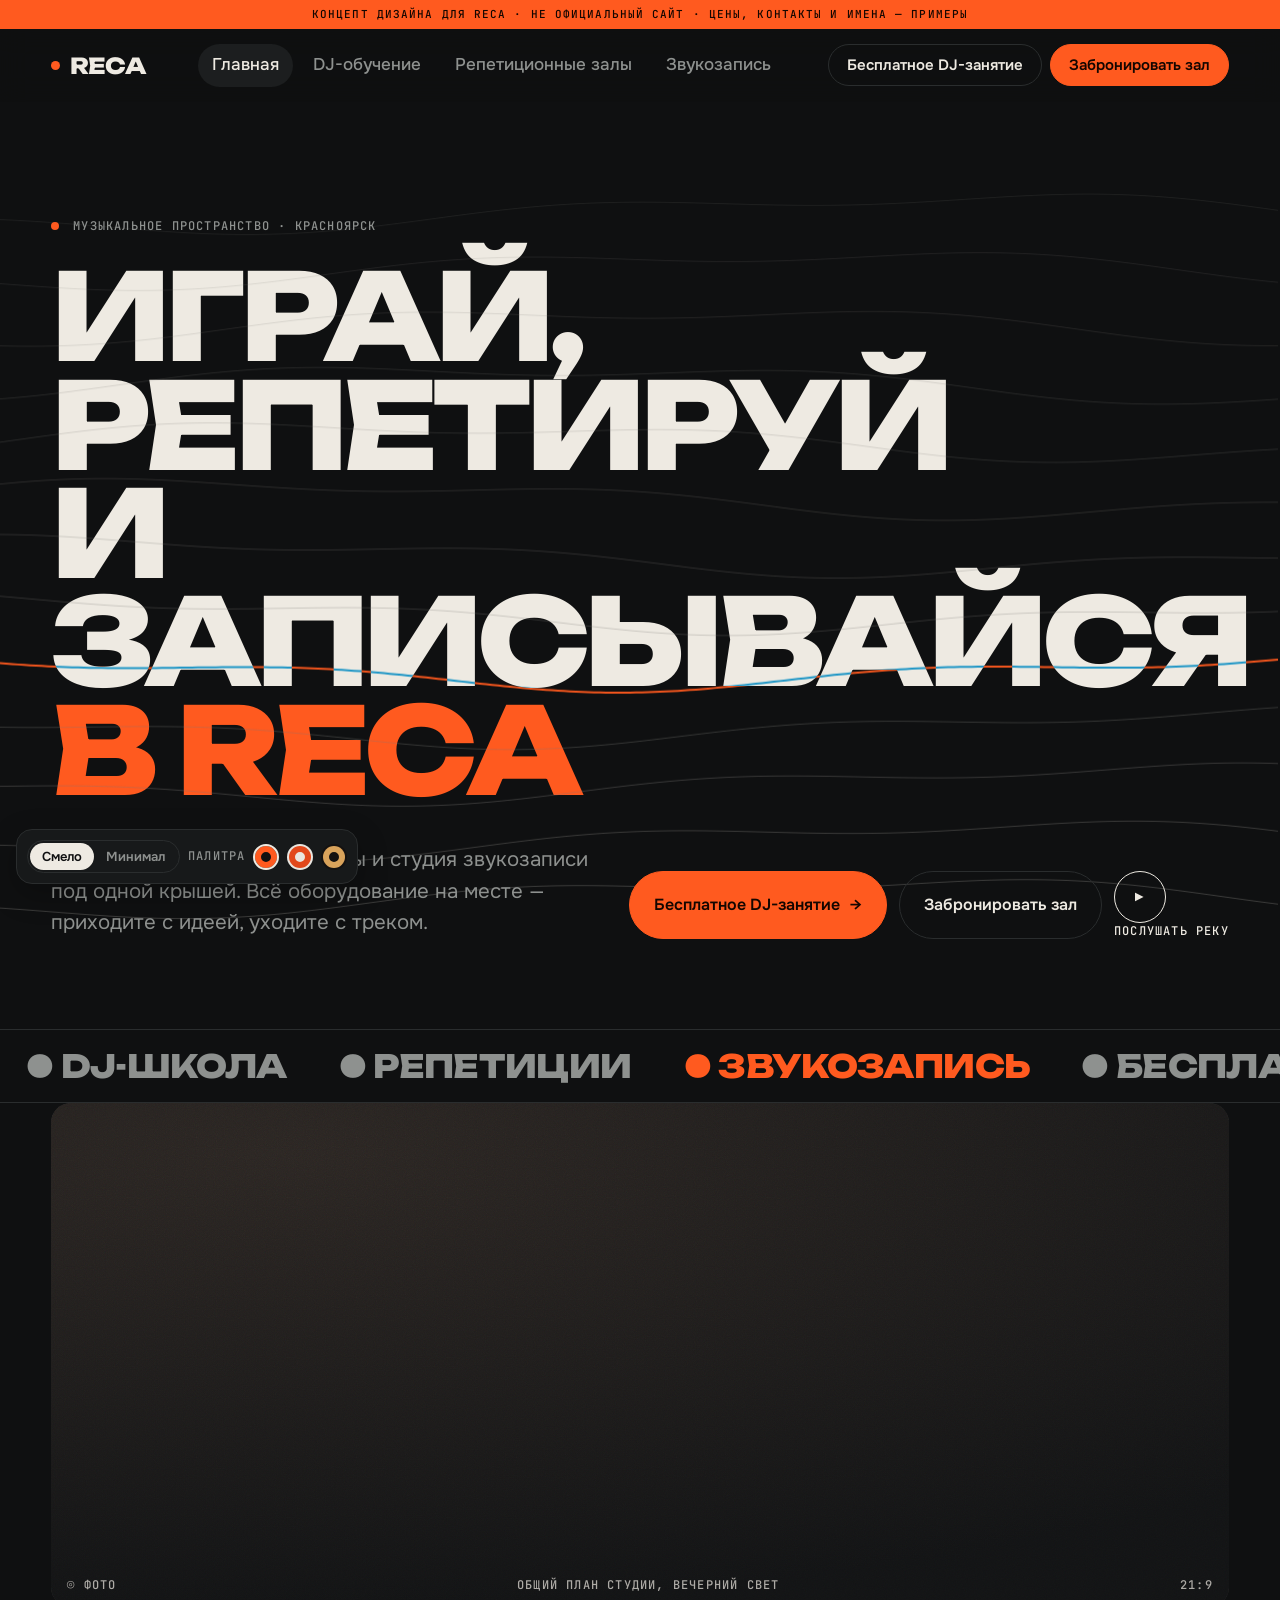
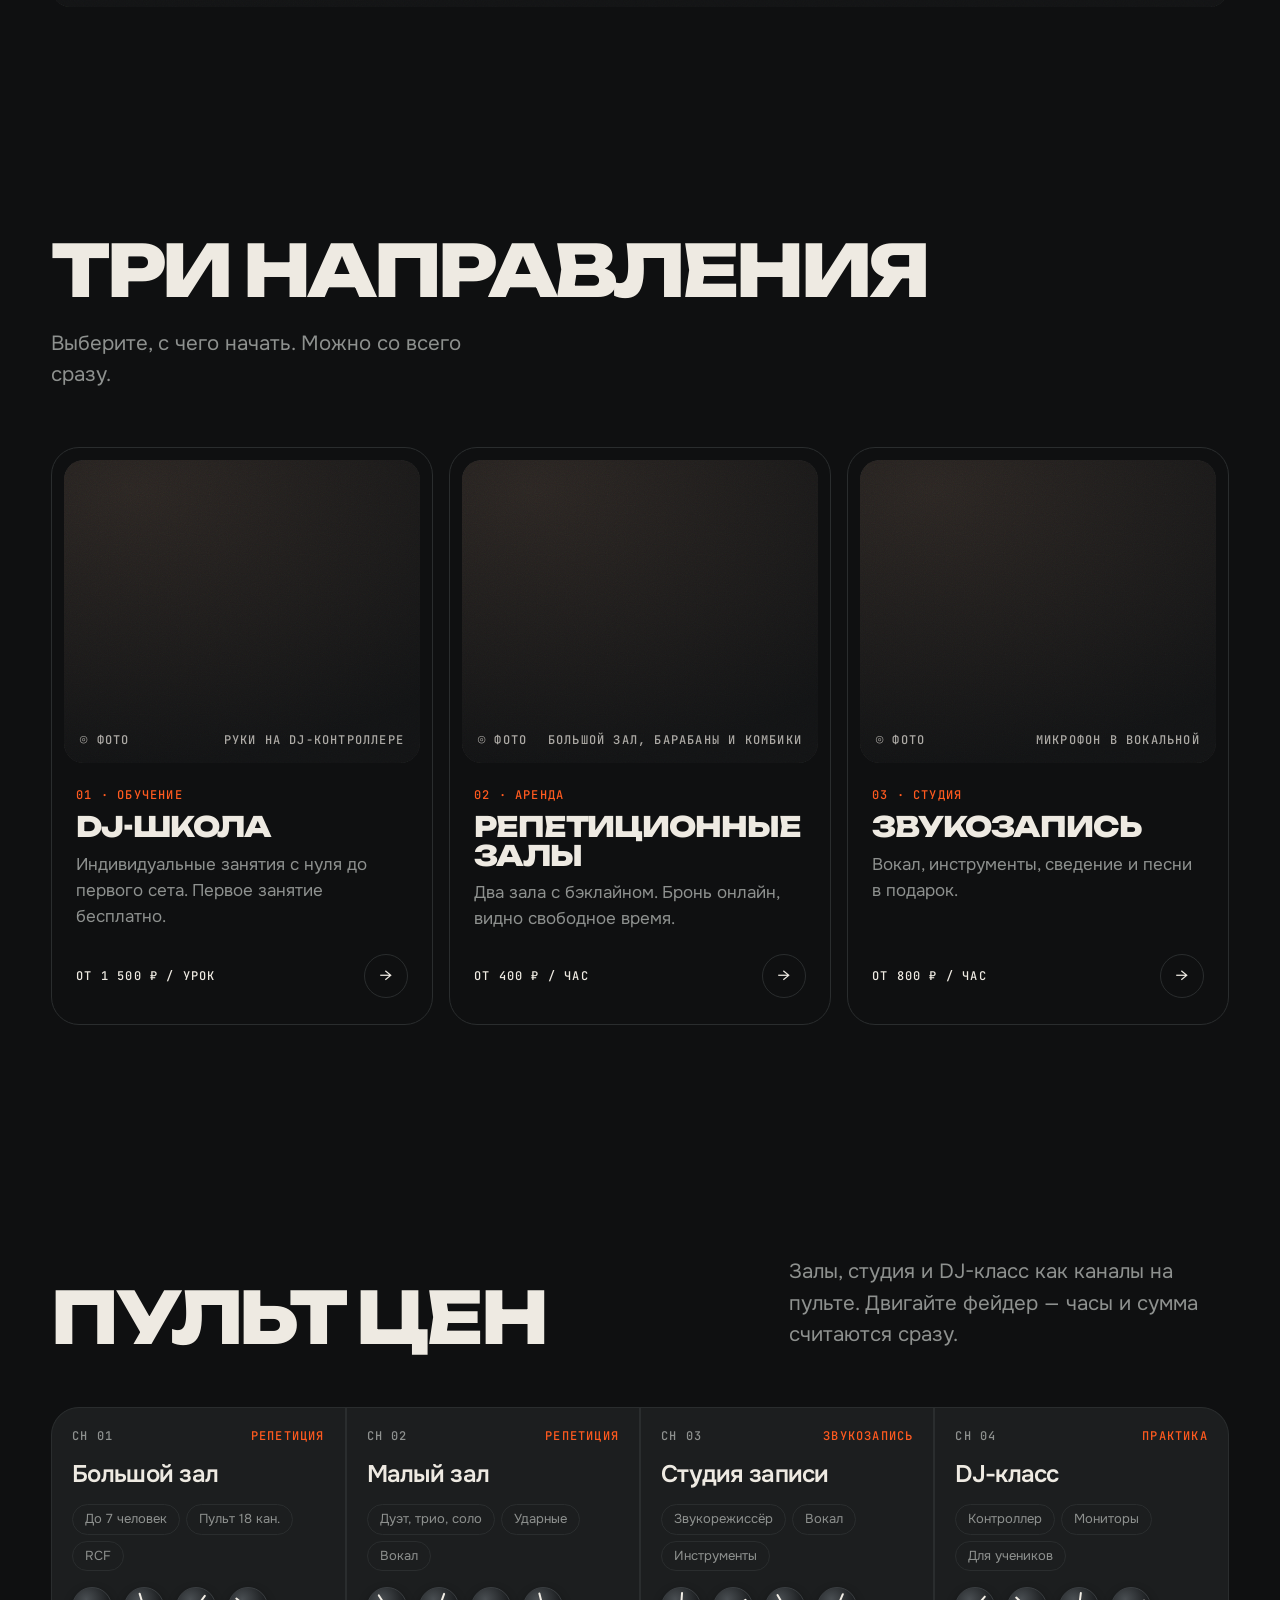
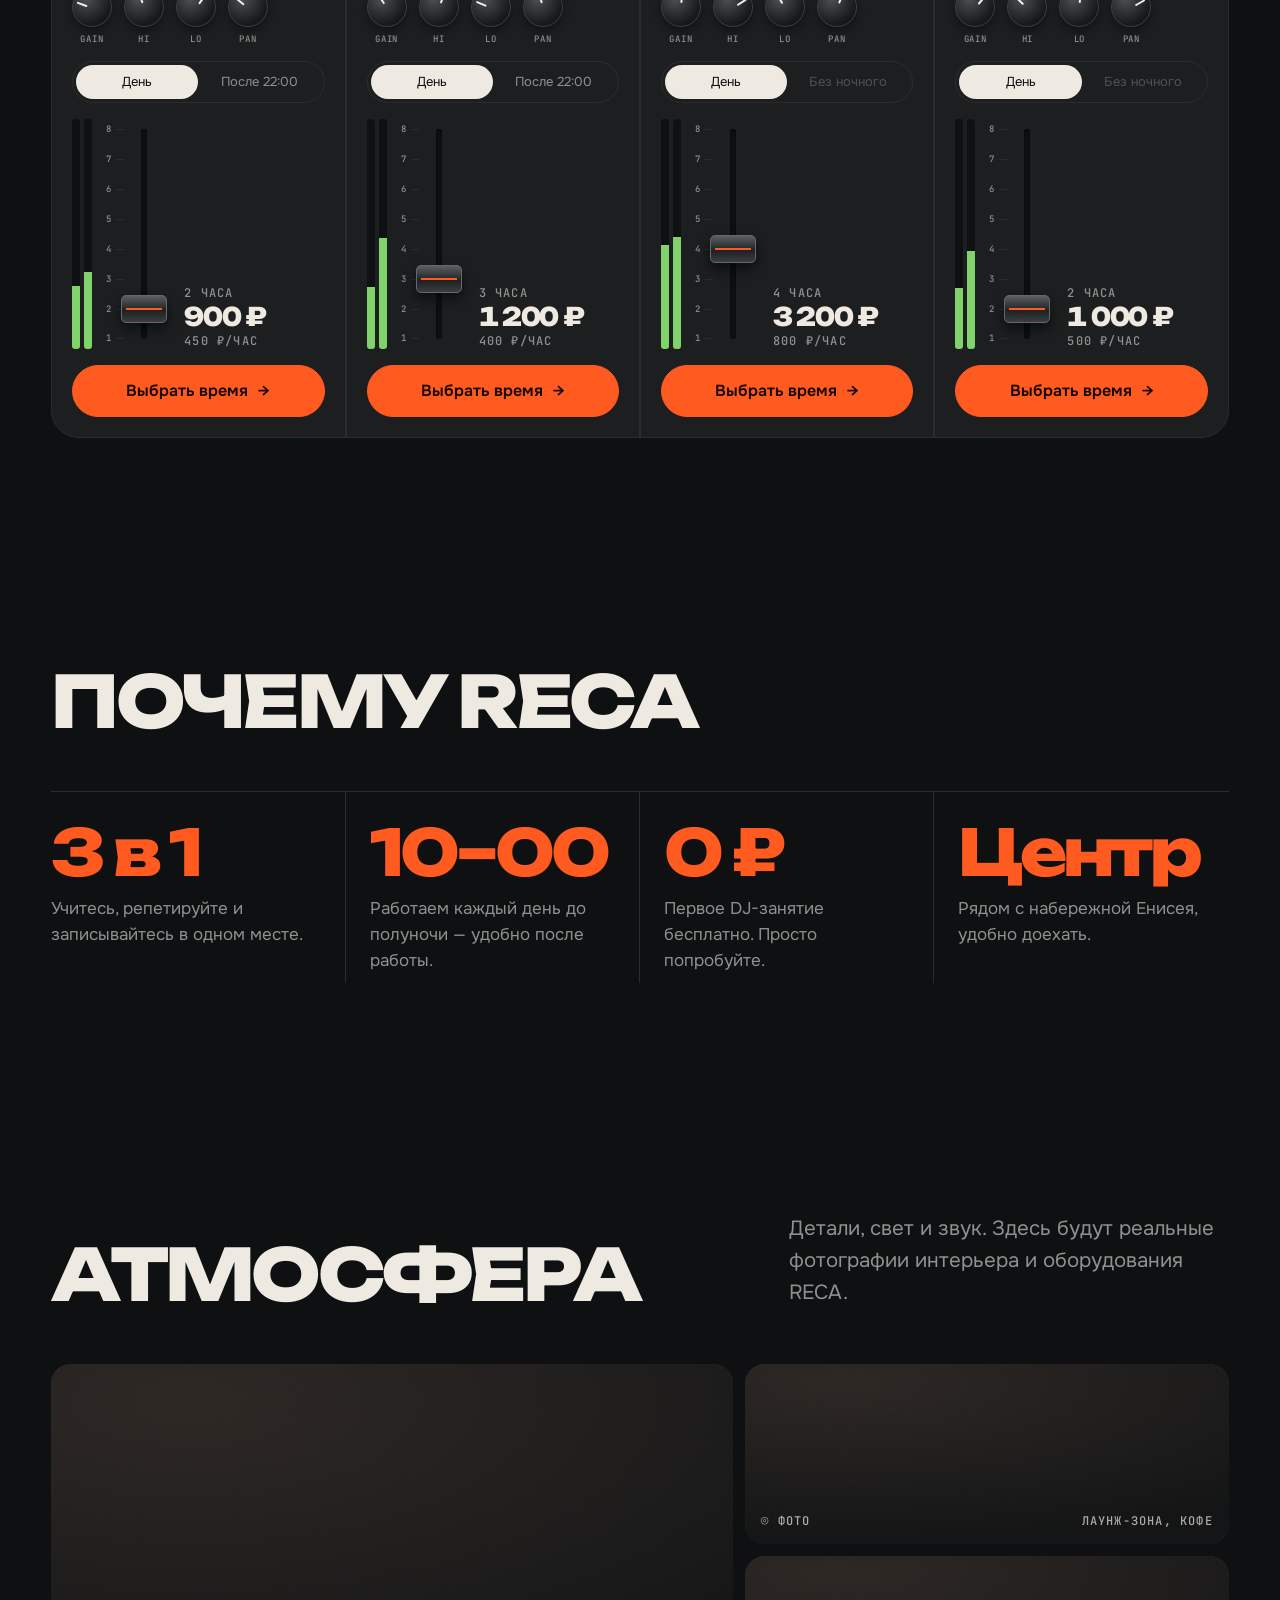
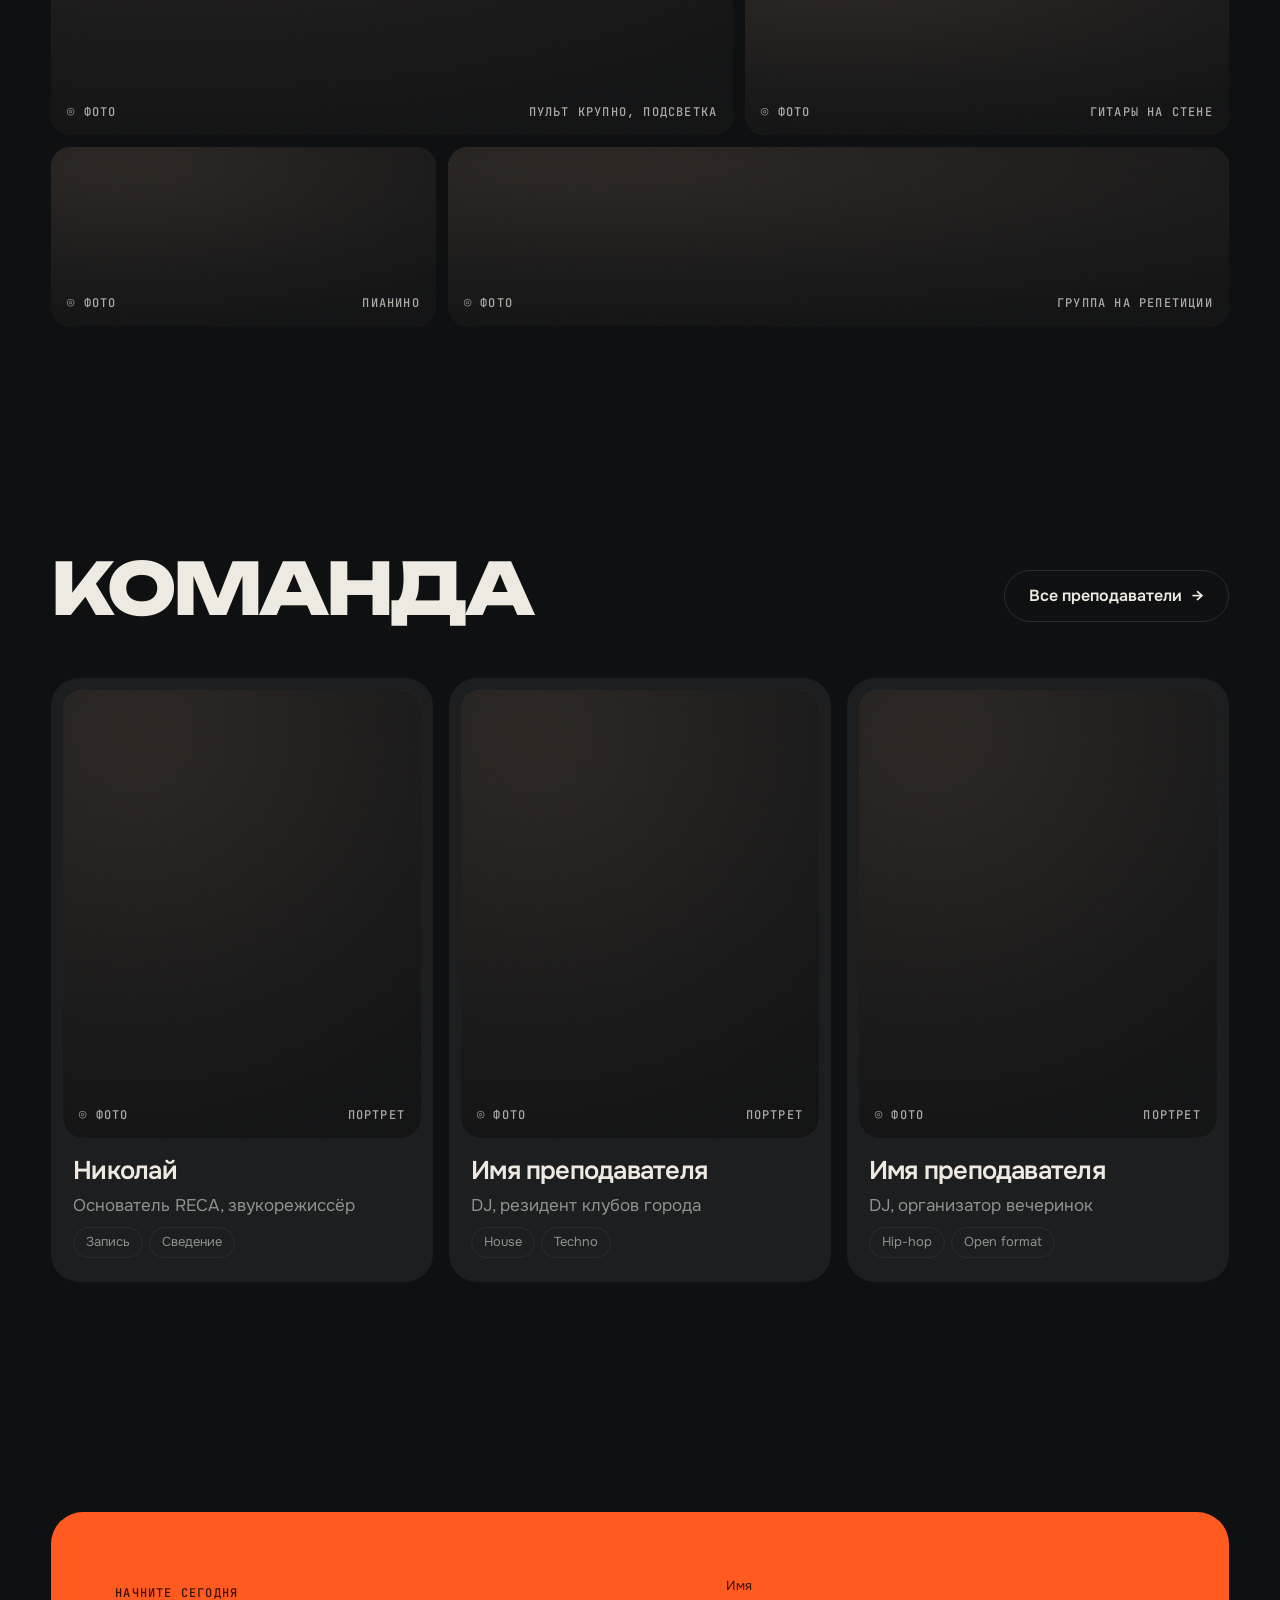
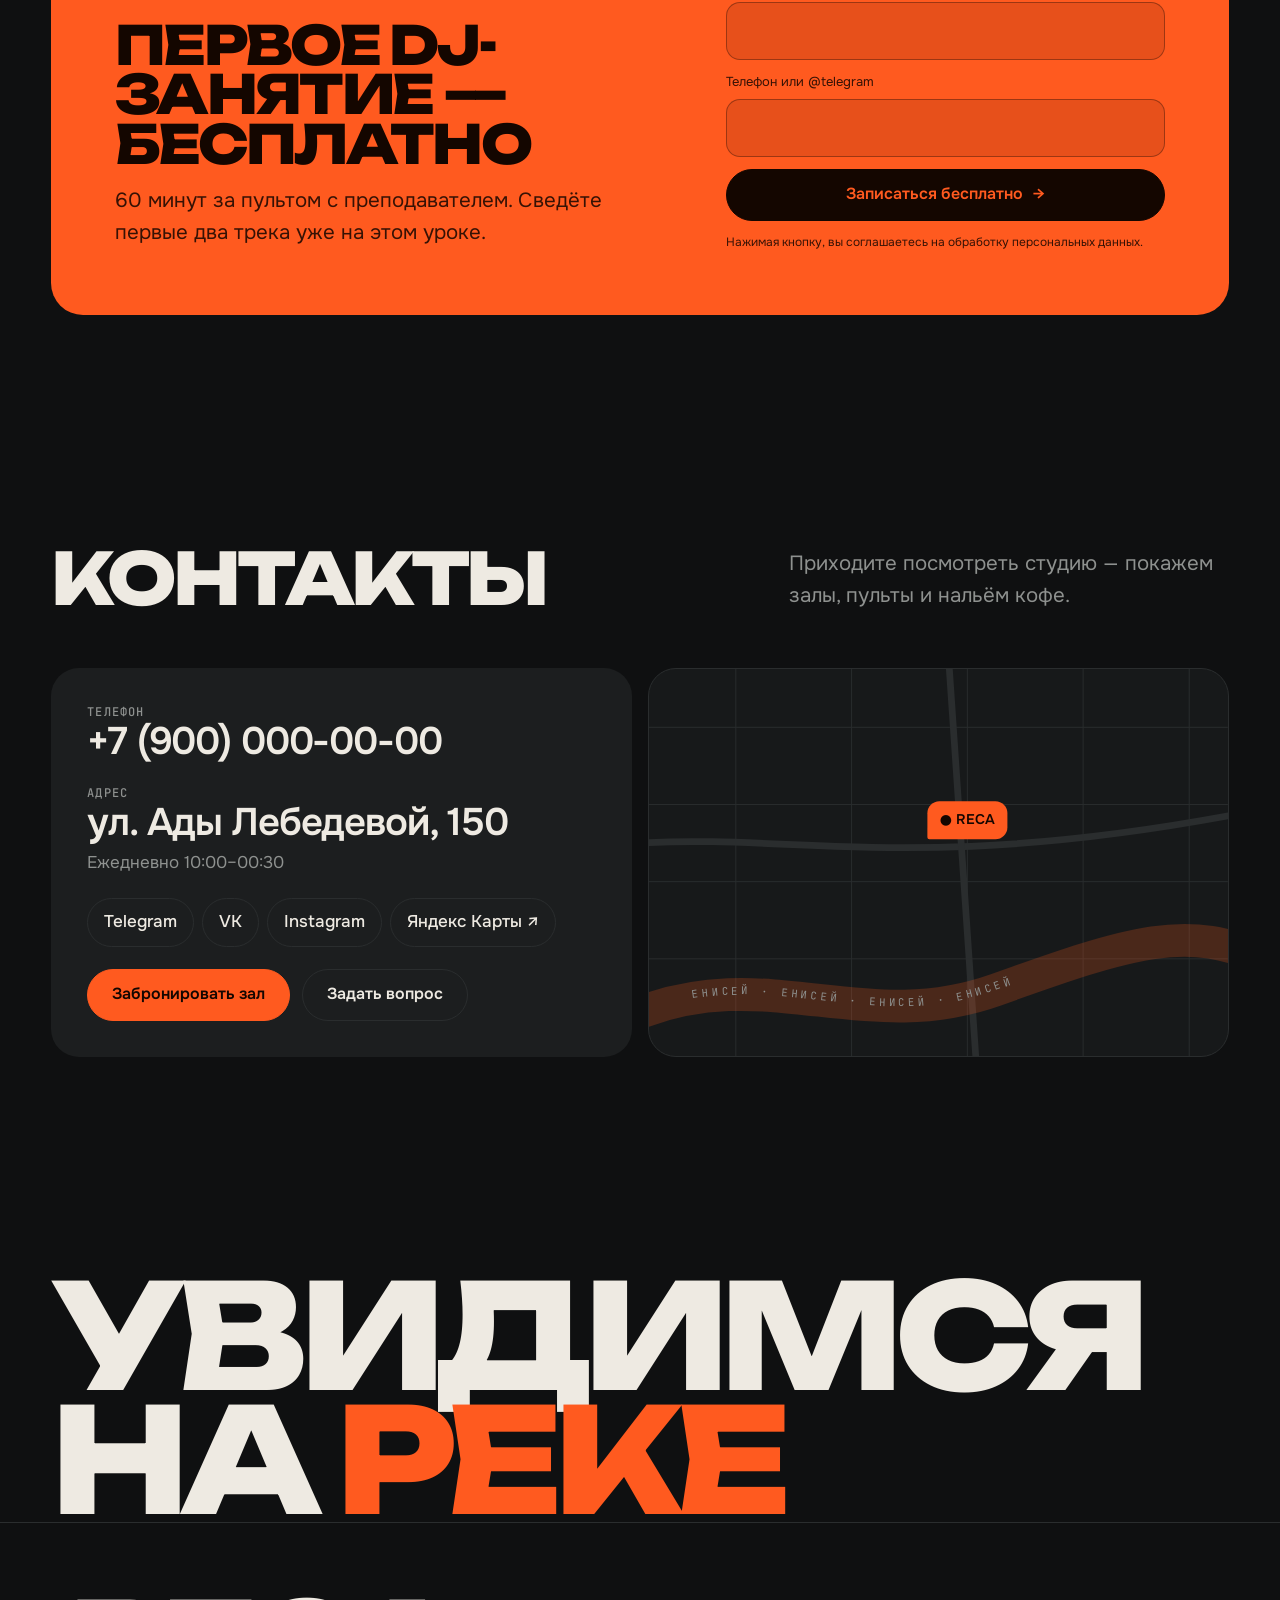
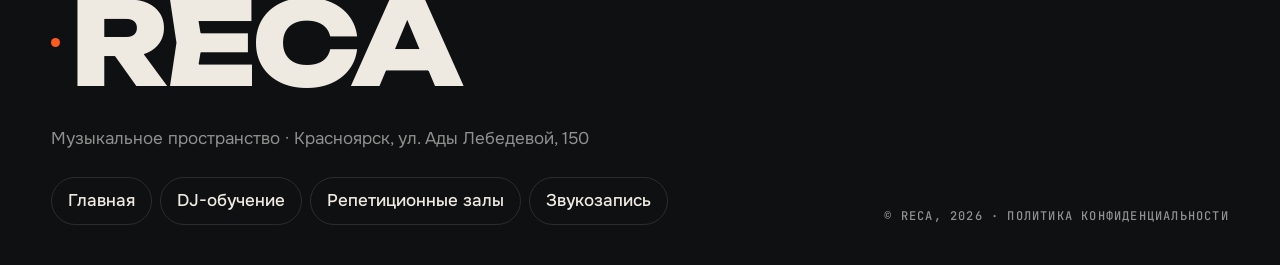
<file: index.html>
<!doctype html>
<html lang="ru" data-palette="graphite" data-style="bold">
<head>
<meta charset="utf-8">
<meta name="viewport" content="width=device-width, initial-scale=1, viewport-fit=cover">
<meta name="claude:viewport-fit-sides" content="cover">
<title>RECA — музыкальное пространство в Красноярске</title>
<meta name="description" content="DJ-обучение, репетиционные залы и студия звукозаписи в центре Красноярска. Бесплатное пробное DJ-занятие.">
<link rel="preconnect" href="https://fonts.googleapis.com"><link rel="preconnect" href="https://fonts.gstatic.com" crossorigin>
<link href="https://fonts.googleapis.com/css2?family=Onest:wght@400;500;600&family=Unbounded:wght@800&family=JetBrains+Mono:wght@500&display=swap" rel="stylesheet">
<link rel="stylesheet" href="assets/style.css">
<link rel="stylesheet" href="assets/bold.css">
</head>
<body data-page="home">
<main>
  <section class="hero wrap">
    <div class="eyebrow mono mute"><span class="dot"></span> Музыкальное пространство · Красноярск</div>
    <h1>Играй, репетируй<br>и записывайся <span class="acc">в RECA</span></h1>
    <div class="hero-foot">
      <p class="lead">DJ-школа, репетиционные залы и студия звукозаписи под одной крышей. Всё оборудование на месте — приходите с идеей, уходите с треком.</p>
      <div class="btns"><button class="btn primary" data-lead="dj">Бесплатное DJ-занятие <span class="arr">→</span></button><button class="btn" data-lead="hall">Забронировать зал</button></div>
    </div>
    <svg class="wave" aria-hidden="true"></svg>
  </section>

  <section class="wrap" style="padding-top:0">
    <div class="photo wide reveal"><span class="ph mono"><span>Общий план студии, вечерний свет</span><span>21:9</span></span></div>
  </section>

  <section class="wrap">
    <div class="head reveal"><h2>Три направления</h2><p class="lead">Выберите, с чего начать. Можно со всего сразу.</p></div>
    <div class="dirs">
      <a class="dir reveal" href="dj.html">
        <div class="photo"><span class="ph mono"><span>Руки на DJ-контроллере</span></span></div>
        <div class="body"><span class="mono" style="color:var(--accent)">01 · Обучение</span><h3>DJ-школа</h3><p class="mute">Индивидуальные занятия с нуля до первого сета. Первое занятие бесплатно.</p>
          <div class="meta"><span class="mono">от 1 500 ₽ / урок</span><span class="go">→</span></div></div>
      </a>
      <a class="dir reveal" href="rehearsal.html">
        <div class="photo"><span class="ph mono"><span>Большой зал, барабаны и комбики</span></span></div>
        <div class="body"><span class="mono" style="color:var(--accent)">02 · Аренда</span><h3>Репетиционные залы</h3><p class="mute">Два зала с бэклайном. Бронь онлайн, видно свободное время.</p>
          <div class="meta"><span class="mono">от 400 ₽ / час</span><span class="go">→</span></div></div>
      </a>
      <a class="dir reveal" href="recording.html">
        <div class="photo"><span class="ph mono"><span>Микрофон в вокальной</span></span></div>
        <div class="body"><span class="mono" style="color:var(--accent)">03 · Студия</span><h3>Звукозапись</h3><p class="mute">Вокал, инструменты, сведение и песни в подарок.</p>
          <div class="meta"><span class="mono">от 800 ₽ / час</span><span class="go">→</span></div></div>
      </a>
    </div>
  </section>

  <section class="wrap">
    <div class="head reveal"><h2>Пульт цен</h2><p class="lead">Залы, студия и DJ-класс как каналы на пульте. Двигайте фейдер — часы и сумма считаются сразу.</p></div>
    <div class="reveal" data-mixer="big,small,studio,dj"></div>
  </section>

  <section class="wrap">
    <div class="head reveal"><h2>Почему RECA</h2></div>
    <div class="benefits reveal">
      <div><b>3 в 1</b><span class="mute">Учитесь, репетируйте и записывайтесь в одном месте.</span></div>
      <div><b>10–00</b><span class="mute">Работаем каждый день до полуночи — удобно после работы.</span></div>
      <div><b>0 ₽</b><span class="mute">Первое DJ-занятие бесплатно. Просто попробуйте.</span></div>
      <div><b>Центр</b><span class="mute">Рядом с набережной Енисея, удобно доехать.</span></div>
    </div>
  </section>

  <section class="wrap">
    <div class="head reveal"><h2>Атмосфера</h2><p class="lead">Детали, свет и звук. Здесь будут реальные фотографии интерьера и оборудования RECA.</p></div>
    <div class="gallery reveal">
      <div class="photo g1"><span class="ph mono"><span>Пульт крупно, подсветка</span></span></div>
      <div class="photo g2"><span class="ph mono"><span>Лаунж-зона, кофе</span></span></div>
      <div class="photo g3"><span class="ph mono"><span>Гитары на стене</span></span></div>
      <div class="photo g4"><span class="ph mono"><span>Пианино</span></span></div>
      <div class="photo g5"><span class="ph mono"><span>Группа на репетиции</span></span></div>
    </div>
  </section>

  <section class="wrap">
    <div class="head reveal"><h2>Команда</h2><a class="btn reveal" href="dj.html#team">Все преподаватели <span class="arr">→</span></a></div>
    <div class="people">
      <article class="person reveal"><div class="photo"><span class="ph mono"><span>Портрет</span></span></div><div class="body"><h3>Николай</h3><p class="mute">Основатель RECA, звукорежиссёр</p><div class="chips"><span class="chip">Запись</span><span class="chip">Сведение</span></div></div></article>
      <article class="person reveal"><div class="photo"><span class="ph mono"><span>Портрет</span></span></div><div class="body"><h3>Имя преподавателя</h3><p class="mute">DJ, резидент клубов города</p><div class="chips"><span class="chip">House</span><span class="chip">Techno</span></div></div></article>
      <article class="person reveal"><div class="photo"><span class="ph mono"><span>Портрет</span></span></div><div class="body"><h3>Имя преподавателя</h3><p class="mute">DJ, организатор вечеринок</p><div class="chips"><span class="chip">Hip-hop</span><span class="chip">Open format</span></div></div></article>
    </div>
  </section>

  <section class="wrap">
    <div class="band reveal">
      <div><span class="mono" style="color:var(--accent)">Начните сегодня</span><h2 style="margin-top:16px">Первое DJ-занятие — бесплатно</h2><p class="lead" style="margin-top:16px">60 минут за пультом с преподавателем. Сведёте первые два трека уже на этом уроке.</p></div>
      <form class="form" aria-label="Запись на бесплатное занятие">
        <div class="field"><label for="h1n">Имя</label><input id="h1n" required autocomplete="name"></div>
        <div class="field"><label for="h1c">Телефон или @telegram</label><input id="h1c" required autocomplete="tel"></div>
        <button class="btn primary" type="submit">Записаться бесплатно <span class="arr">→</span></button>
        <p class="consent">Нажимая кнопку, вы соглашаетесь на обработку персональных данных.</p>
        <div class="ok"><div style="font-size:44px">✓</div><h3>Готово!</h3><p class="mute">Перезвоним и подберём время.</p></div>
      </form>
    </div>
  </section>

  <section data-slot="contacts"></section>
</main>
<script src="assets/app.js"></script>
<script src="assets/booking.js"></script>
</body>
</html>
</file>
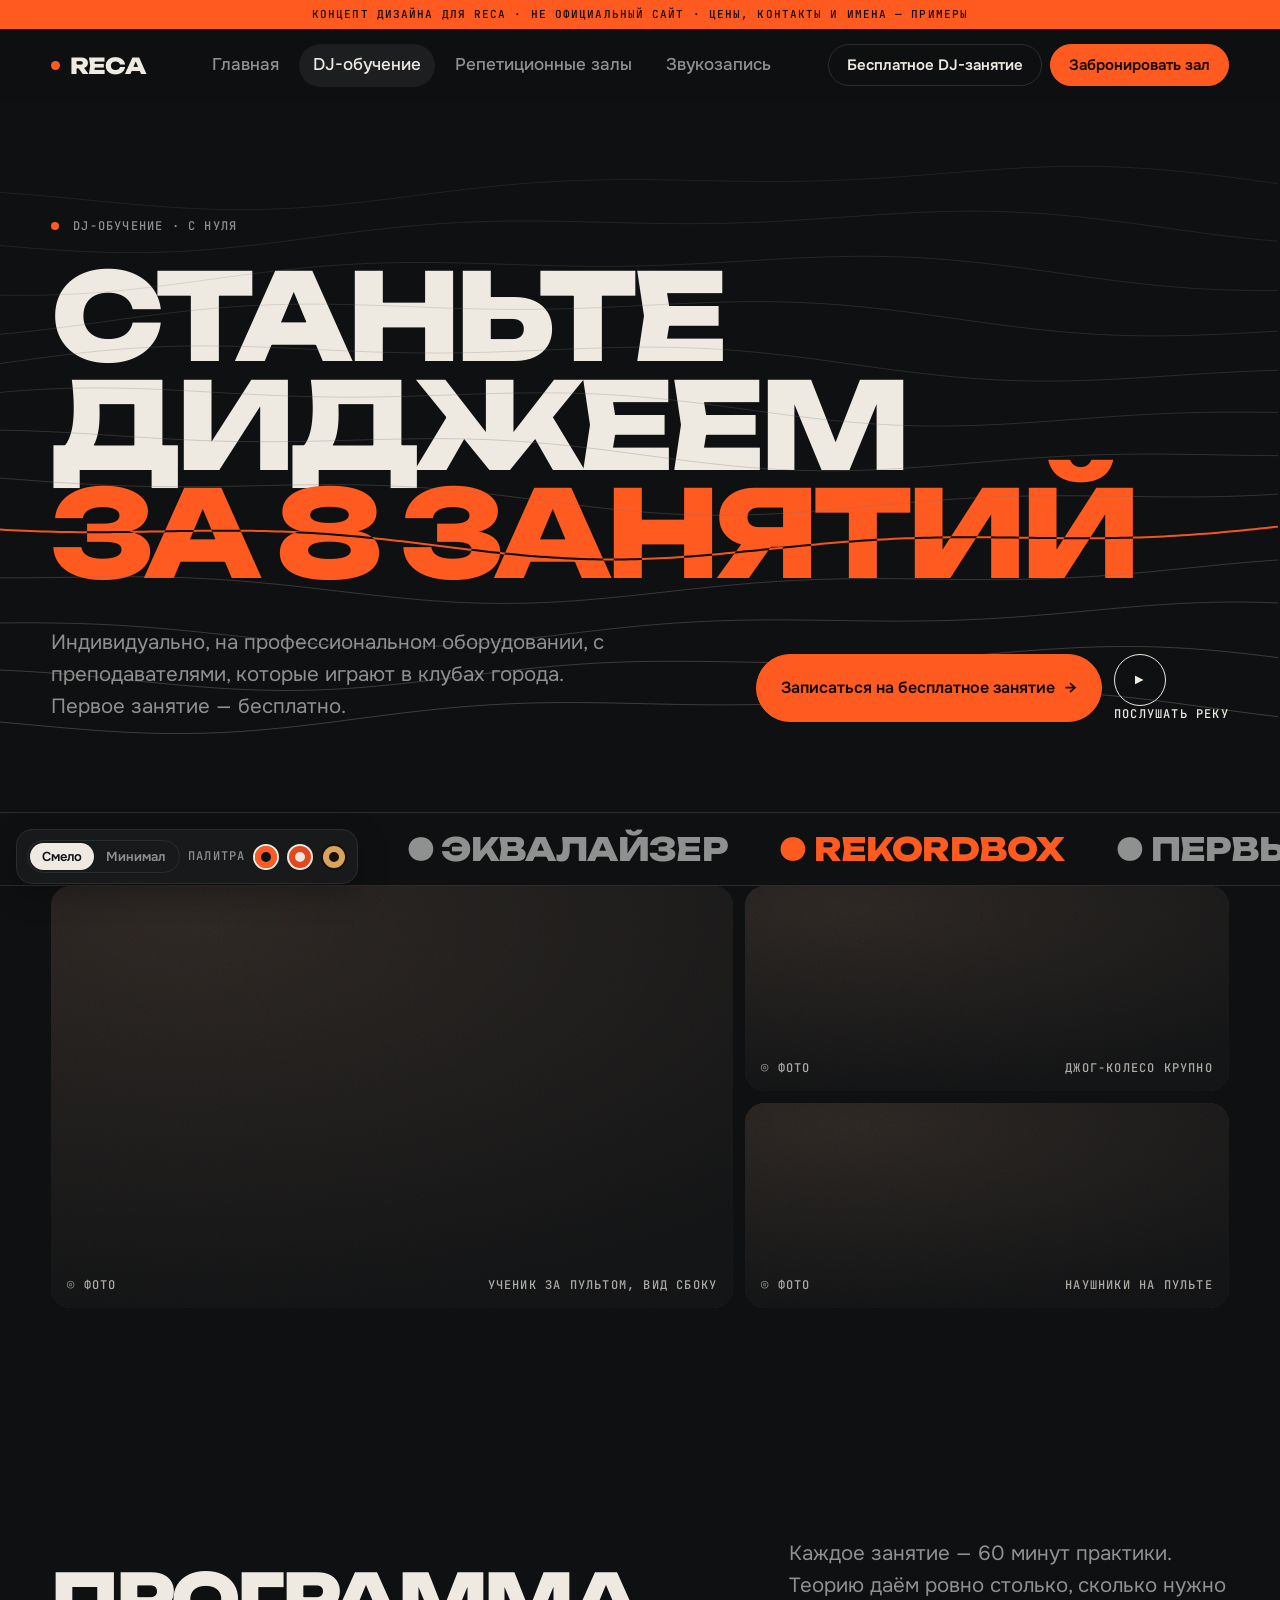
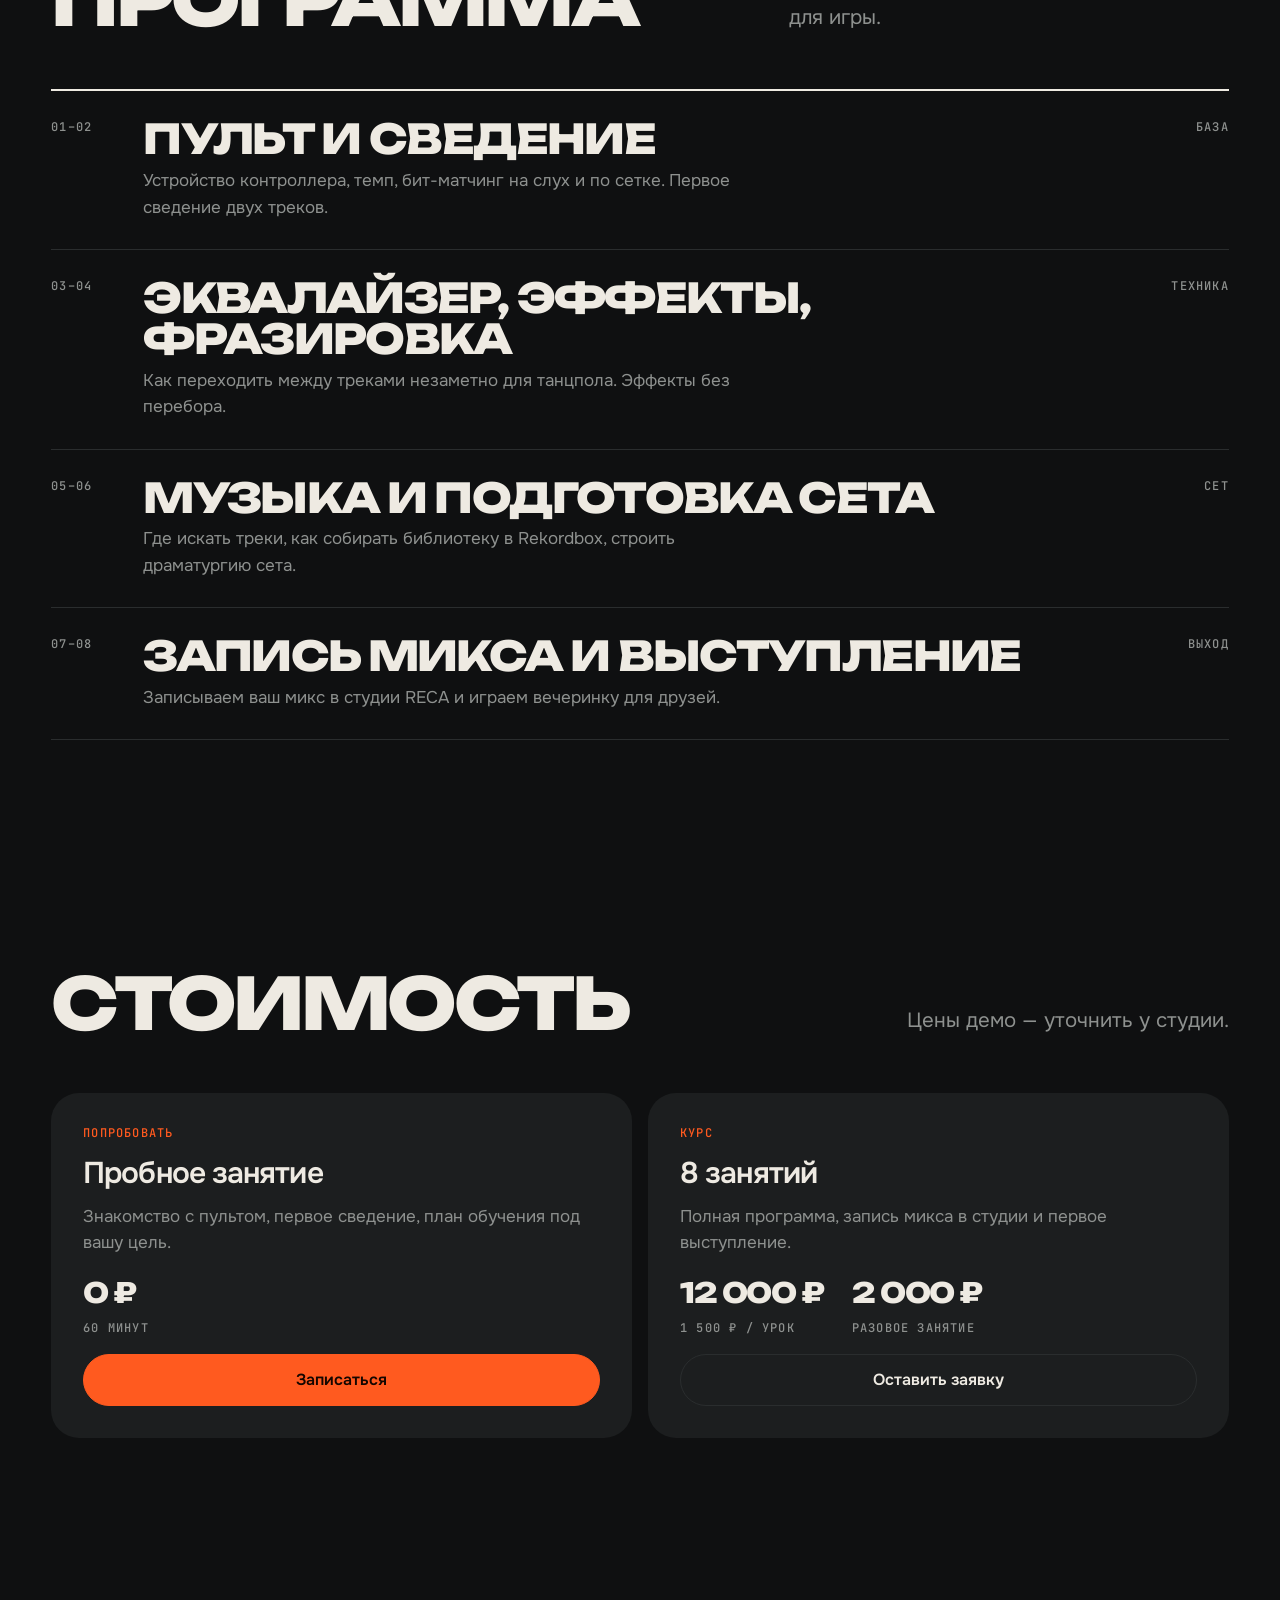
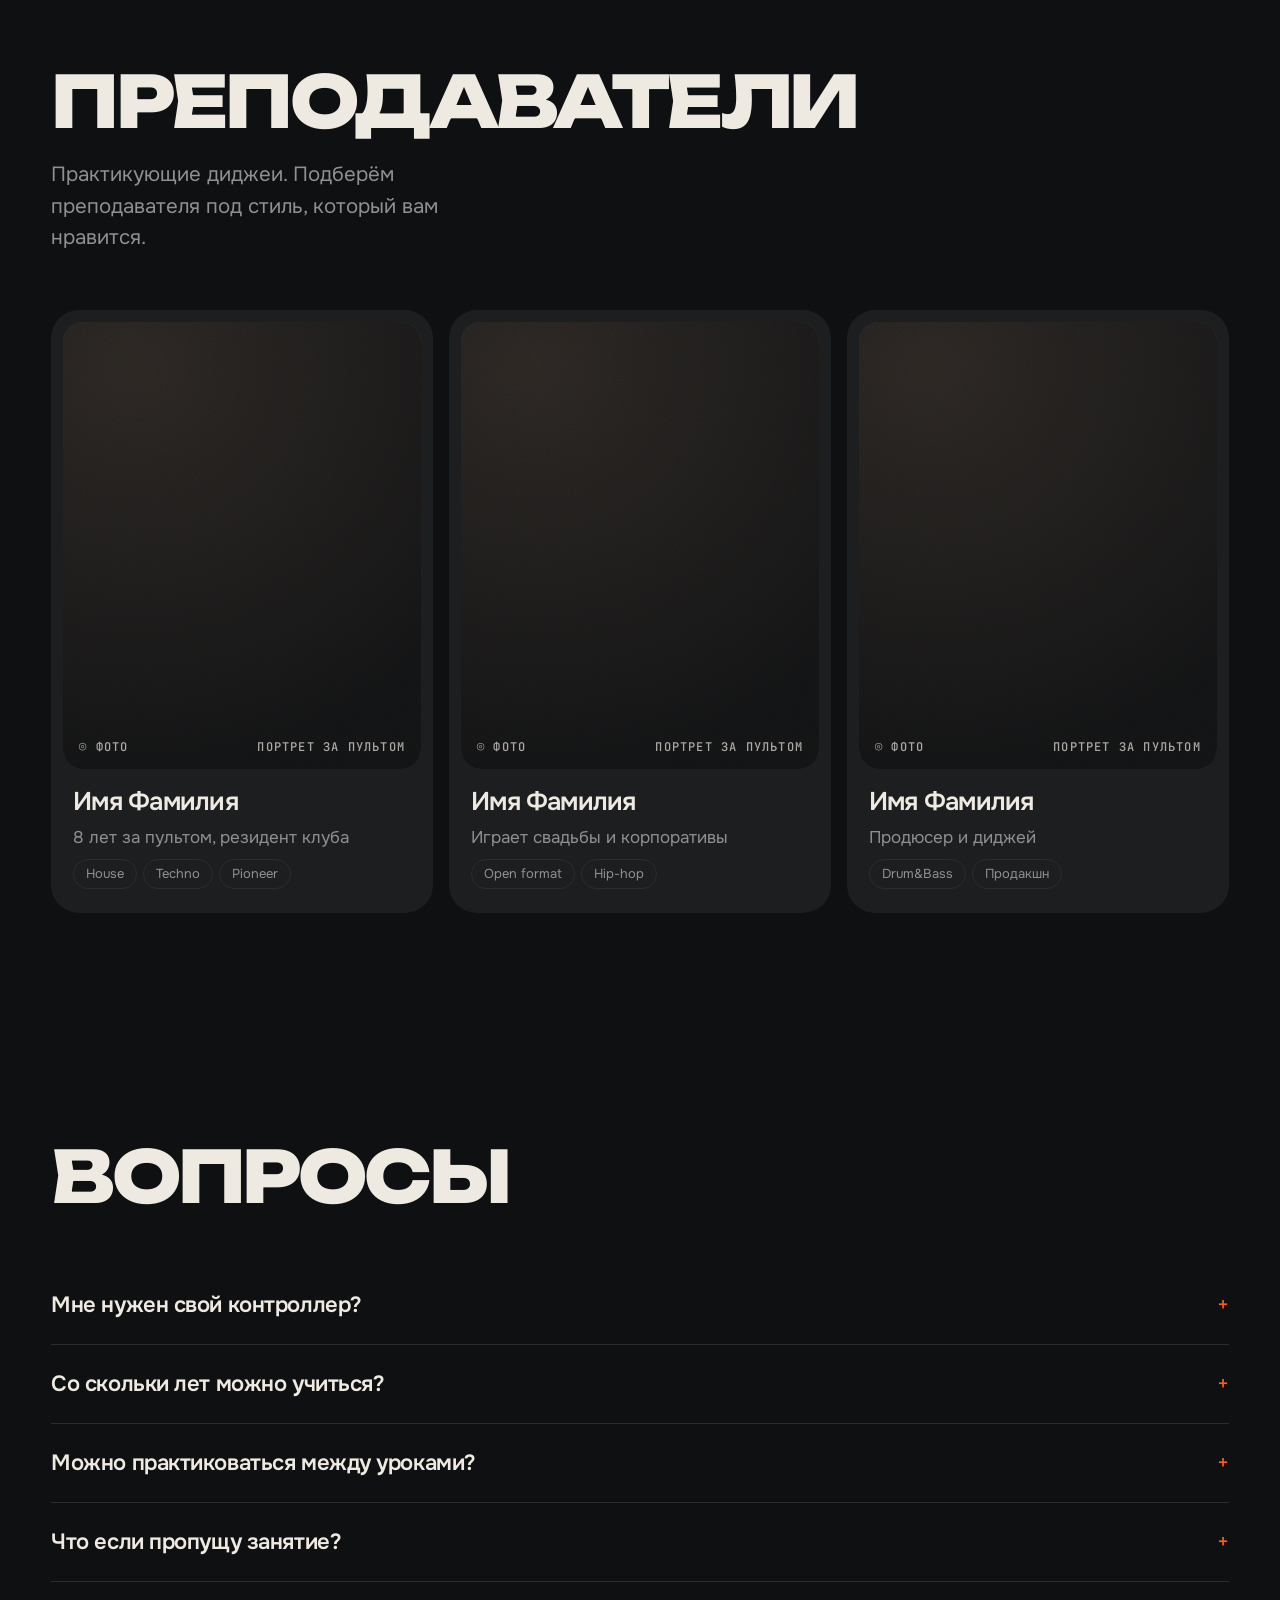
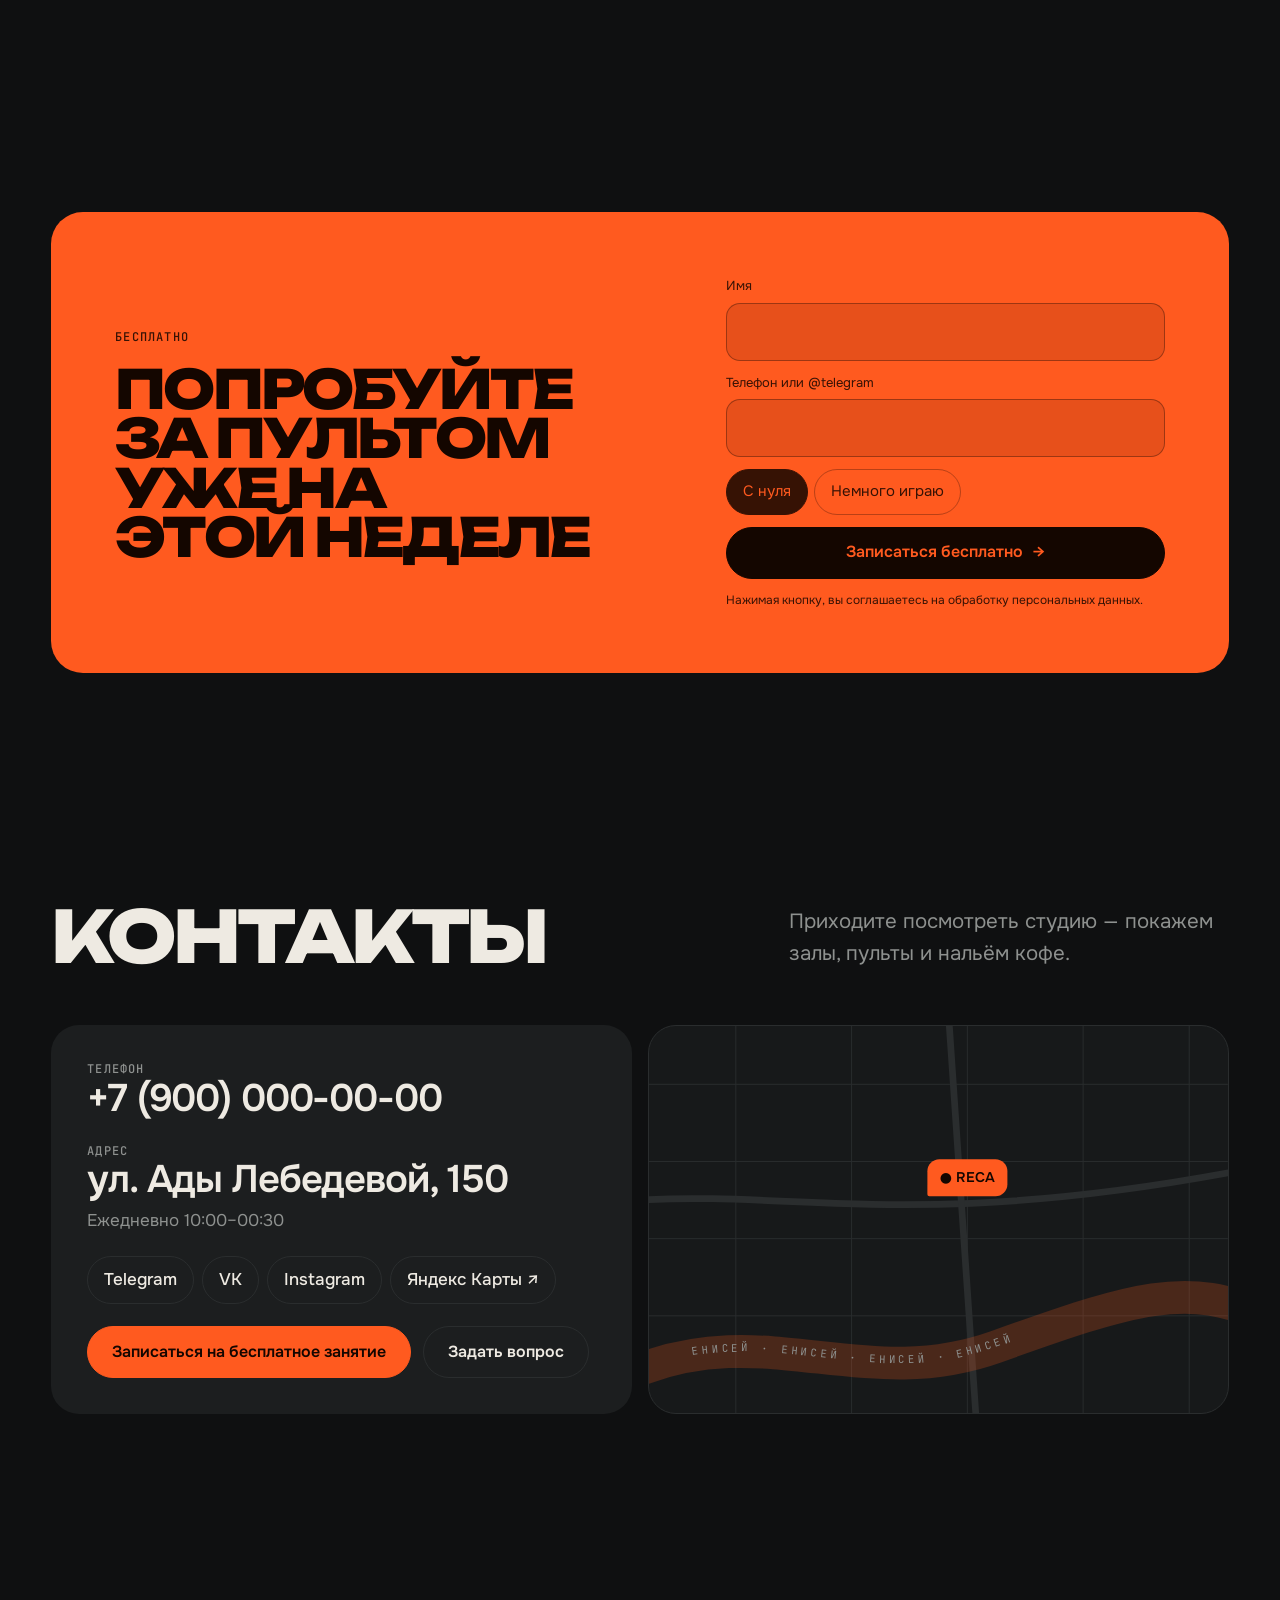
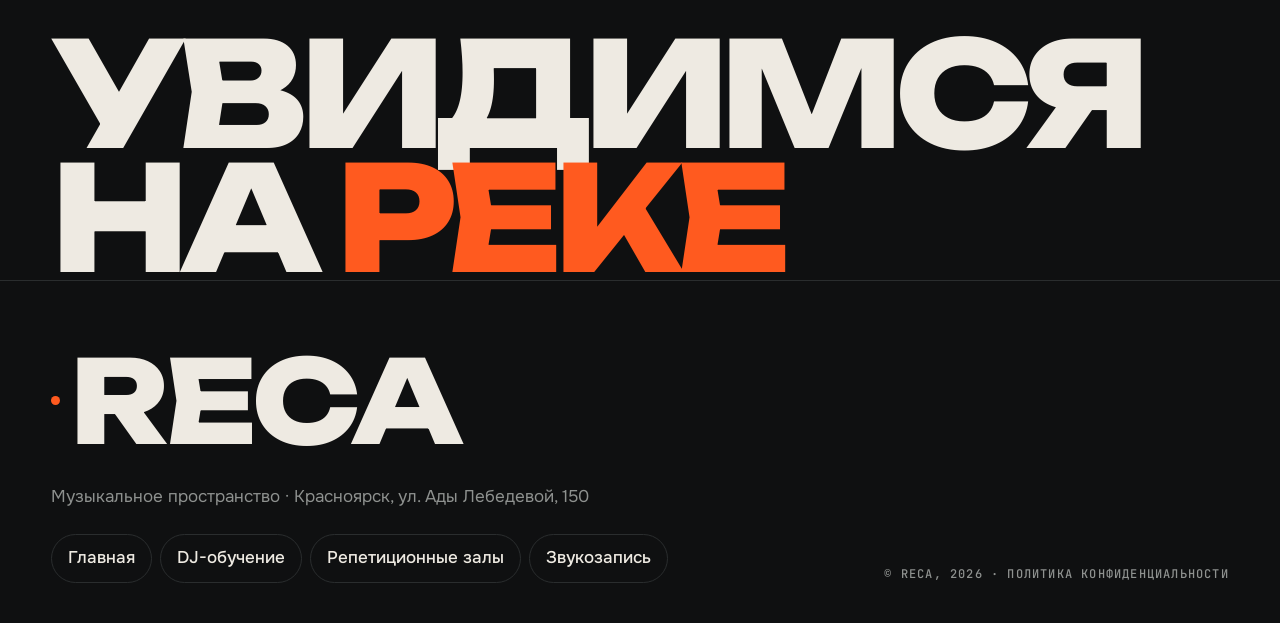
<file: dj.html>
<!doctype html>
<html lang="ru" data-palette="graphite" data-style="bold">
<head>
<meta charset="utf-8">
<meta name="viewport" content="width=device-width, initial-scale=1, viewport-fit=cover">
<meta name="claude:viewport-fit-sides" content="cover">
<title>DJ-обучение в Красноярске — RECA</title>
<meta name="description" content="Курсы диджеинга в Красноярске с нуля. Индивидуальные занятия, практика на профессиональном оборудовании. Первое занятие бесплатно.">
<link rel="preconnect" href="https://fonts.googleapis.com"><link rel="preconnect" href="https://fonts.gstatic.com" crossorigin>
<link href="https://fonts.googleapis.com/css2?family=Onest:wght@400;500;600&family=Unbounded:wght@800&family=JetBrains+Mono:wght@500&display=swap" rel="stylesheet">
<link rel="stylesheet" href="assets/style.css">
<link rel="stylesheet" href="assets/bold.css">
</head>
<body data-page="dj">
<main>
  <section class="hero wrap">
    <div class="eyebrow mono mute"><span class="dot"></span> DJ-обучение · с нуля</div>
    <h1>Станьте диджеем<br><span class="acc">за 8 занятий</span></h1>
    <div class="hero-foot">
      <p class="lead">Индивидуально, на профессиональном оборудовании, с преподавателями, которые играют в клубах города. Первое занятие — бесплатно.</p>
      <div class="btns"><button class="btn primary" data-lead="dj">Записаться на бесплатное занятие <span class="arr">→</span></button></div>
    </div>
    <svg class="wave" aria-hidden="true"></svg>
  </section>

  <section class="wrap" style="padding-top:0">
    <div class="gallery reveal" style="grid-auto-rows:clamp(140px,16vw,240px)">
      <div class="photo g1"><span class="ph mono"><span>Ученик за пультом, вид сбоку</span></span></div>
      <div class="photo g2"><span class="ph mono"><span>Джог-колесо крупно</span></span></div>
      <div class="photo g3"><span class="ph mono"><span>Наушники на пульте</span></span></div>
    </div>
  </section>

  <section class="wrap">
    <div class="head reveal"><h2>Программа</h2><p class="lead">Каждое занятие — 60 минут практики. Теорию даём ровно столько, сколько нужно для игры.</p></div>
    <div class="rows reveal">
      <div class="rowi"><span class="mono n">01–02</span><div><h3>Пульт и сведение</h3><p>Устройство контроллера, темп, бит-матчинг на слух и по сетке. Первое сведение двух треков.</p></div><span class="mono mute">База</span></div>
      <div class="rowi"><span class="mono n">03–04</span><div><h3>Эквалайзер, эффекты, фразировка</h3><p>Как переходить между треками незаметно для танцпола. Эффекты без перебора.</p></div><span class="mono mute">Техника</span></div>
      <div class="rowi"><span class="mono n">05–06</span><div><h3>Музыка и подготовка сета</h3><p>Где искать треки, как собирать библиотеку в Rekordbox, строить драматургию сета.</p></div><span class="mono mute">Сет</span></div>
      <div class="rowi"><span class="mono n">07–08</span><div><h3>Запись микса и выступление</h3><p>Записываем ваш микс в студии RECA и играем вечеринку для друзей.</p></div><span class="mono mute">Выход</span></div>
    </div>
  </section>

  <section class="wrap">
    <div class="head reveal"><h2>Стоимость</h2><p class="lead">Цены демо — уточнить у студии.</p></div>
    <div class="halls">
      <article class="hall reveal"><div class="body" style="padding:20px">
        <span class="mono" style="color:var(--accent)">Попробовать</span><h3 style="font-size:30px">Пробное занятие</h3>
        <p class="mute">Знакомство с пультом, первое сведение, план обучения под вашу цель.</p>
        <div class="tariff"><div><b>0 ₽</b><span class="mono mute">60 минут</span></div></div>
        <button class="btn primary" data-lead="dj">Записаться</button></div></article>
      <article class="hall reveal"><div class="body" style="padding:20px">
        <span class="mono" style="color:var(--accent)">Курс</span><h3 style="font-size:30px">8 занятий</h3>
        <p class="mute">Полная программа, запись микса в студии и первое выступление.</p>
        <div class="tariff"><div><b>12 000 ₽</b><span class="mono mute">1 500 ₽ / урок</span></div><div><b>2 000 ₽</b><span class="mono mute">разовое занятие</span></div></div>
        <button class="btn" data-lead="dj" data-note="Интересует курс из 8 занятий">Оставить заявку</button></div></article>
    </div>
  </section>

  <section class="wrap" id="team">
    <div class="head reveal"><h2>Преподаватели</h2><p class="lead">Практикующие диджеи. Подберём преподавателя под стиль, который вам нравится.</p></div>
    <div class="people">
      <article class="person reveal"><div class="photo"><span class="ph mono"><span>Портрет за пультом</span></span></div><div class="body"><h3>Имя Фамилия</h3><p class="mute">8 лет за пультом, резидент клуба</p><div class="chips"><span class="chip">House</span><span class="chip">Techno</span><span class="chip">Pioneer</span></div></div></article>
      <article class="person reveal"><div class="photo"><span class="ph mono"><span>Портрет за пультом</span></span></div><div class="body"><h3>Имя Фамилия</h3><p class="mute">Играет свадьбы и корпоративы</p><div class="chips"><span class="chip">Open format</span><span class="chip">Hip-hop</span></div></div></article>
      <article class="person reveal"><div class="photo"><span class="ph mono"><span>Портрет за пультом</span></span></div><div class="body"><h3>Имя Фамилия</h3><p class="mute">Продюсер и диджей</p><div class="chips"><span class="chip">Drum&amp;Bass</span><span class="chip">Продакшн</span></div></div></article>
    </div>
  </section>

  <section class="wrap">
    <div class="head reveal"><h2>Вопросы</h2></div>
    <div class="reveal">
      <details><summary>Мне нужен свой контроллер?</summary><p>Нет. Все занятия проходят на оборудовании студии. Для практики дома подскажем недорогой контроллер.</p></details>
      <details><summary>Со скольки лет можно учиться?</summary><p>С 12 лет. Подросткам до 16 — с согласия родителей.</p></details>
      <details><summary>Можно практиковаться между уроками?</summary><p>Да, DJ-класс можно арендовать по часам для самостоятельной практики.</p></details>
      <details><summary>Что если пропущу занятие?</summary><p>Предупредите за 24 часа — перенесём без потери оплаты.</p></details>
    </div>
  </section>

  <section class="wrap">
    <div class="band reveal">
      <div><span class="mono" style="color:var(--accent)">Бесплатно</span><h2 style="margin-top:16px">Попробуйте за пультом уже на этой неделе</h2></div>
      <form class="form" aria-label="Запись на бесплатное занятие">
        <div class="field"><label for="d1n">Имя</label><input id="d1n" required autocomplete="name"></div>
        <div class="field"><label for="d1c">Телефон или @telegram</label><input id="d1c" required autocomplete="tel"></div>
        <div class="seg" role="group" aria-label="Опыт"><label><input type="radio" name="lvl" checked><span>С нуля</span></label><label><input type="radio" name="lvl"><span>Немного играю</span></label></div>
        <button class="btn primary" type="submit">Записаться бесплатно <span class="arr">→</span></button>
        <p class="consent">Нажимая кнопку, вы соглашаетесь на обработку персональных данных.</p>
        <div class="ok"><div style="font-size:44px">✓</div><h3>Готово!</h3><p class="mute">Перезвоним и подберём время.</p></div>
      </form>
    </div>
  </section>

  <section data-slot="contacts"></section>
</main>
<script src="assets/app.js"></script>
<script src="assets/booking.js"></script>
</body>
</html>
</file>
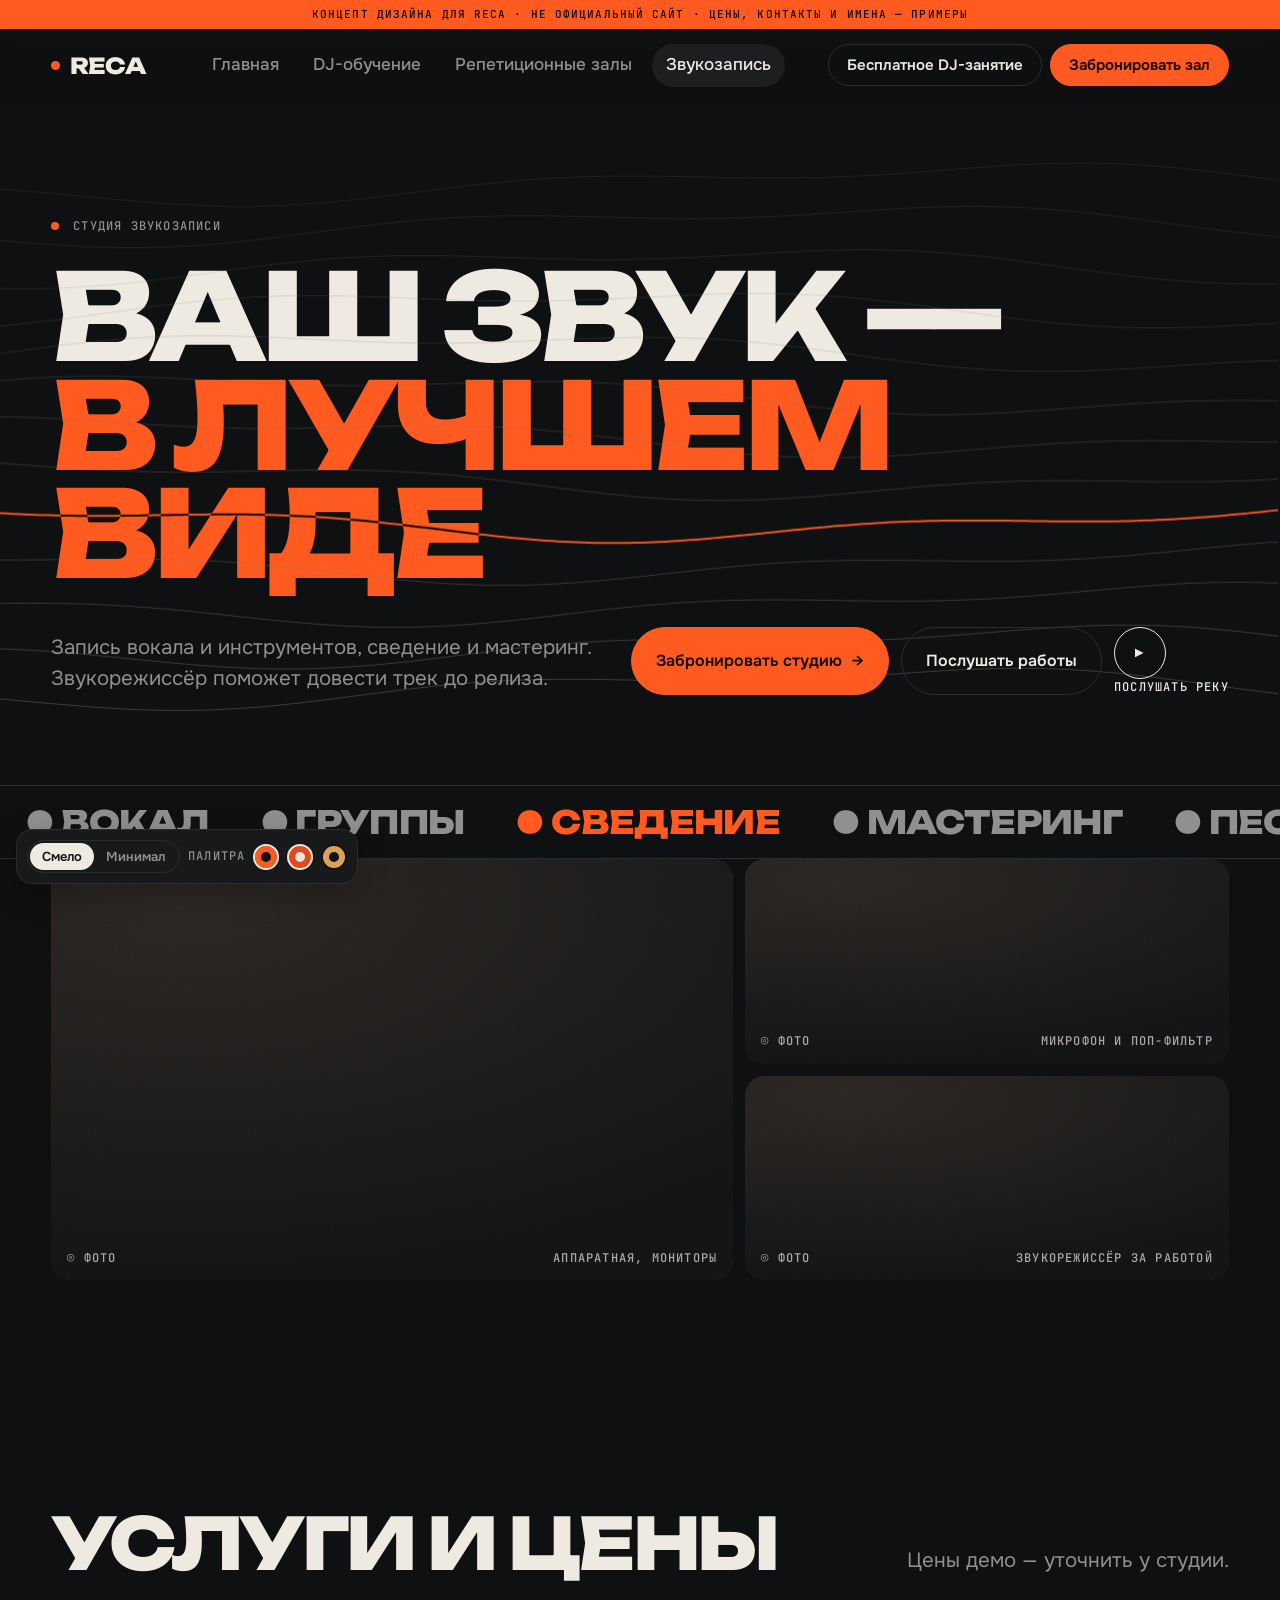
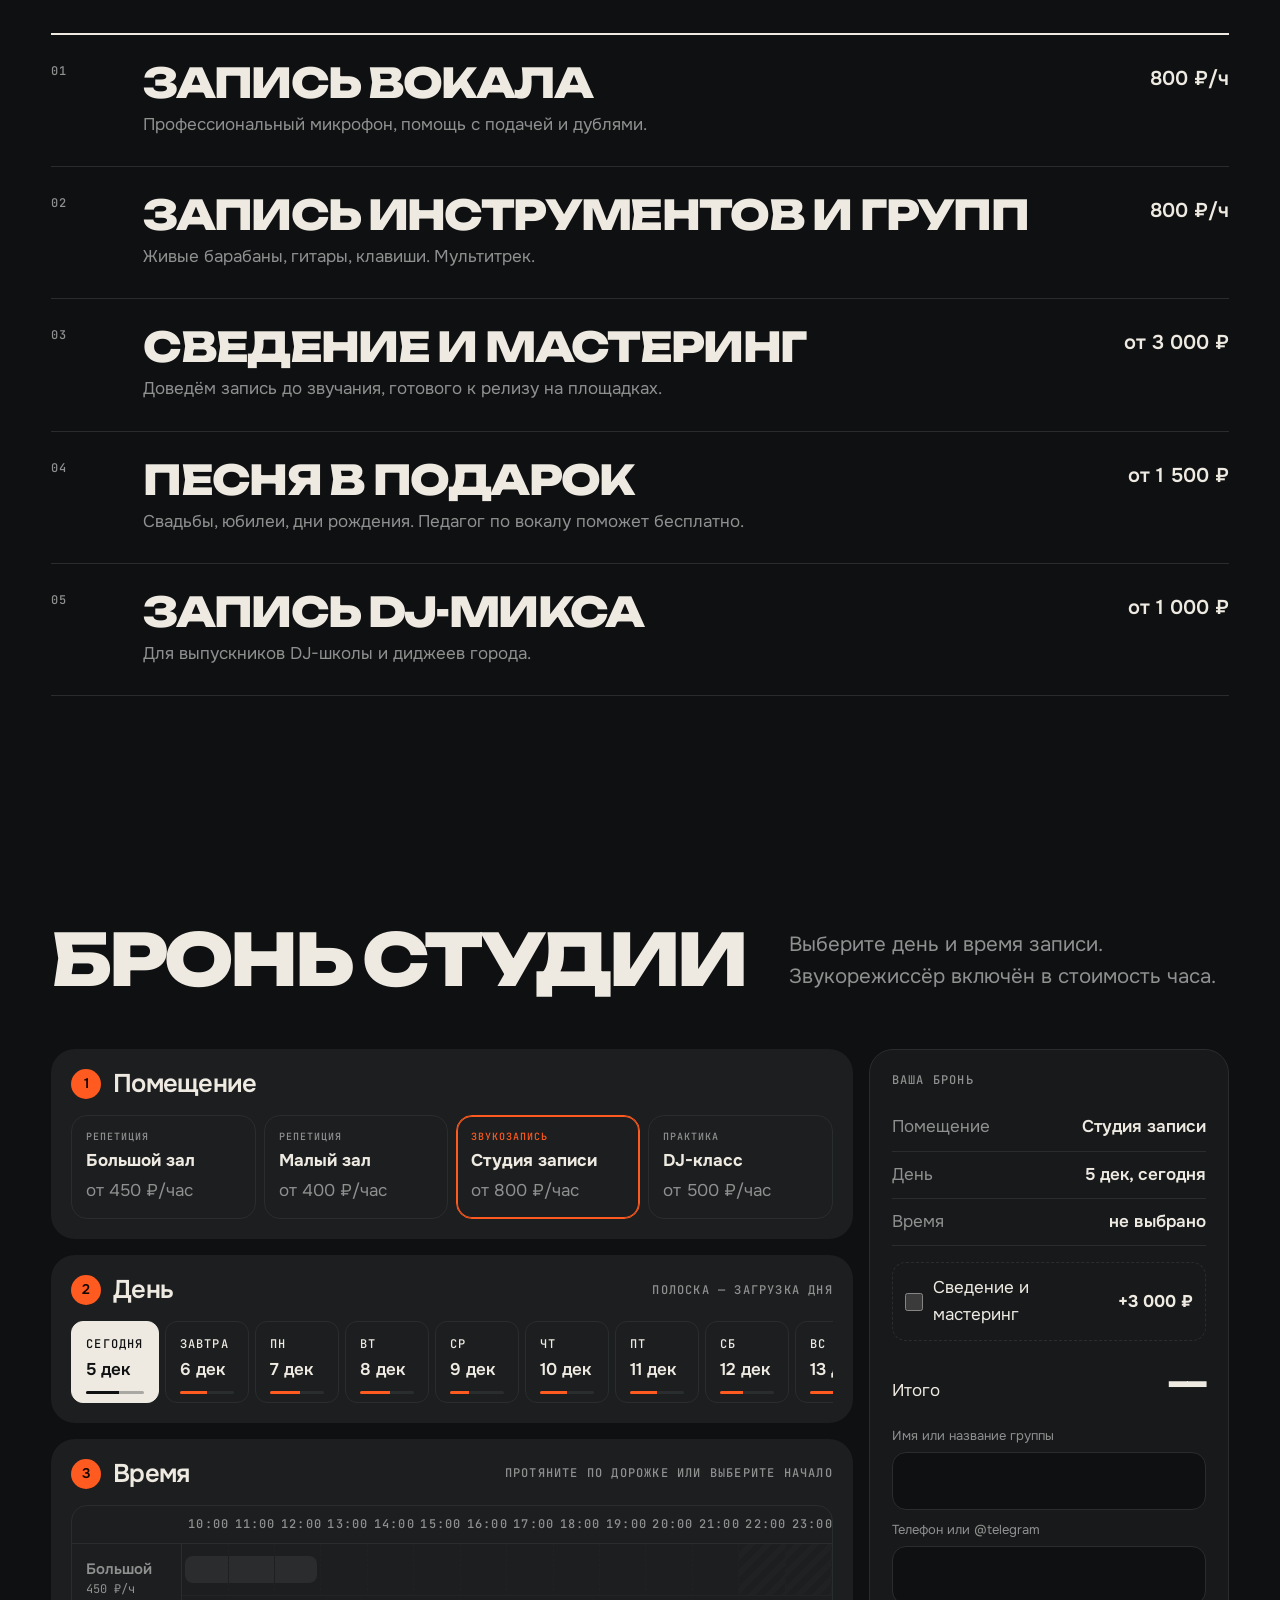
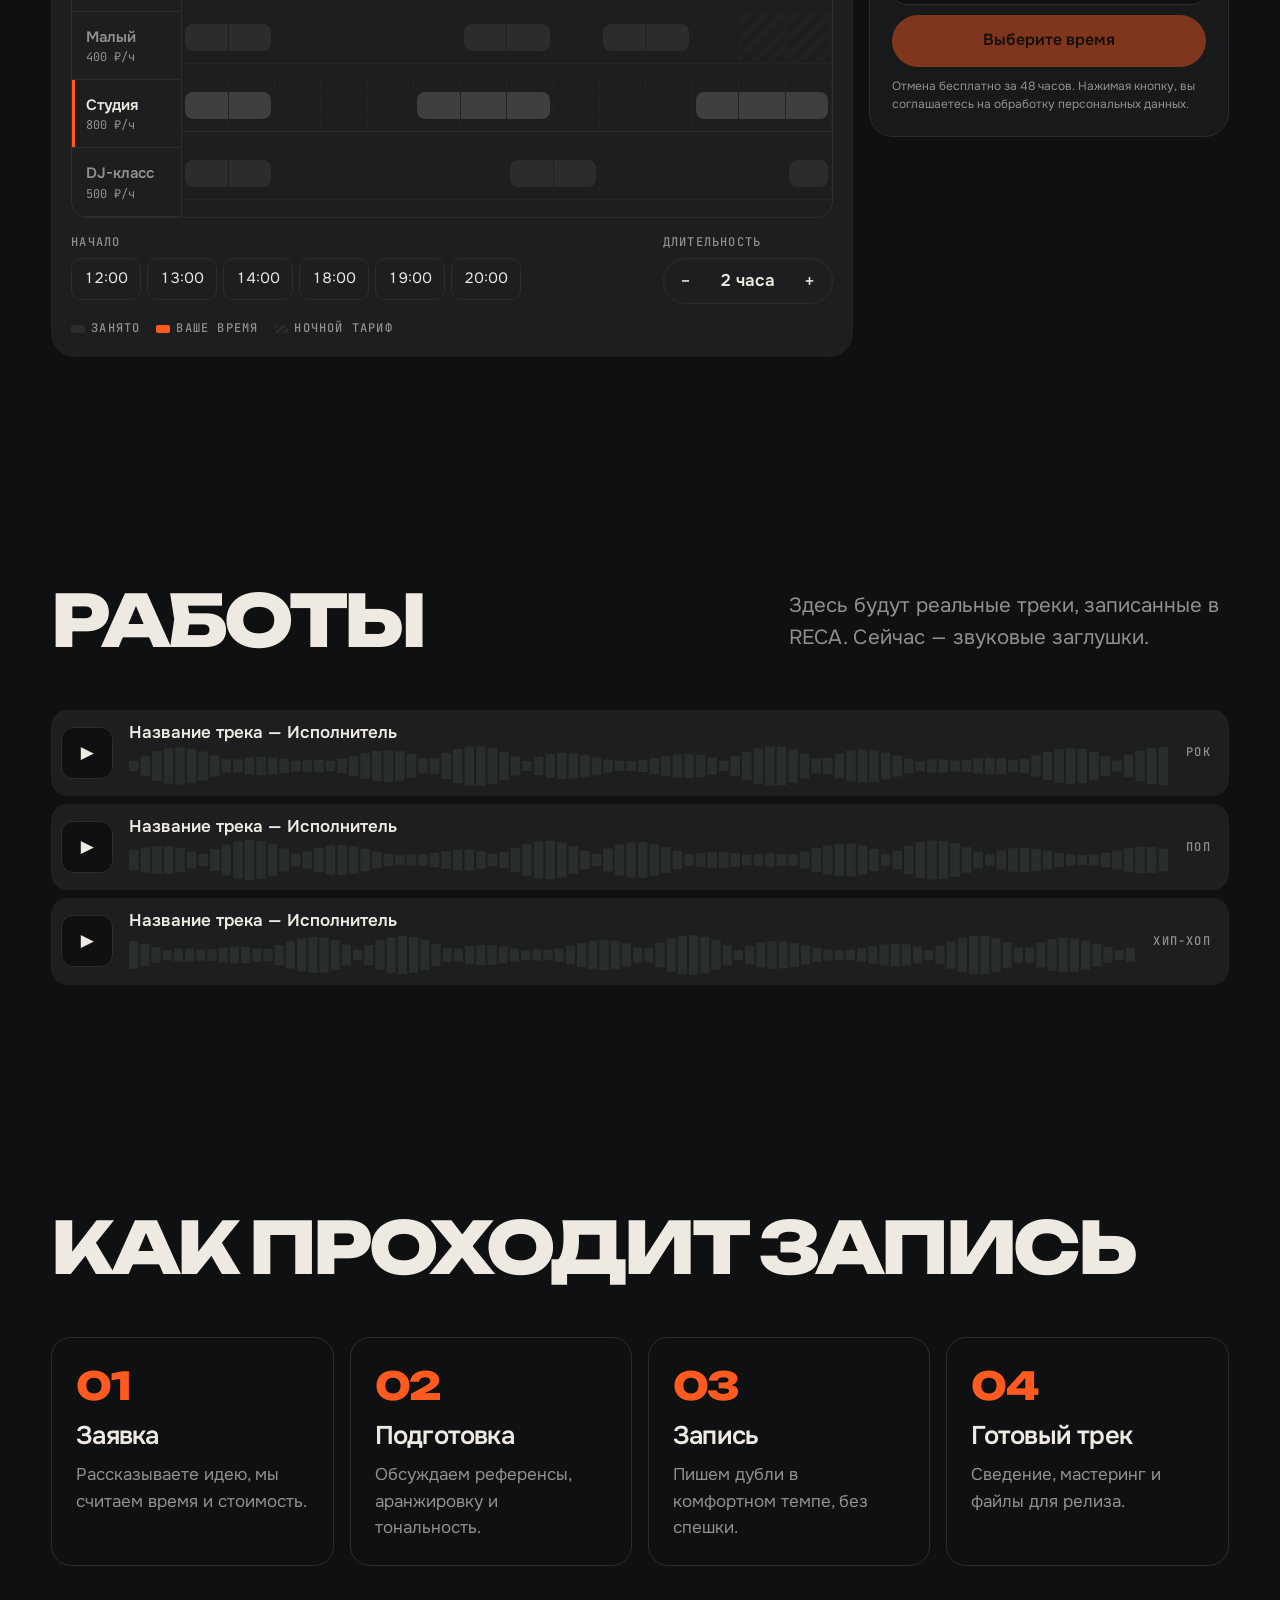
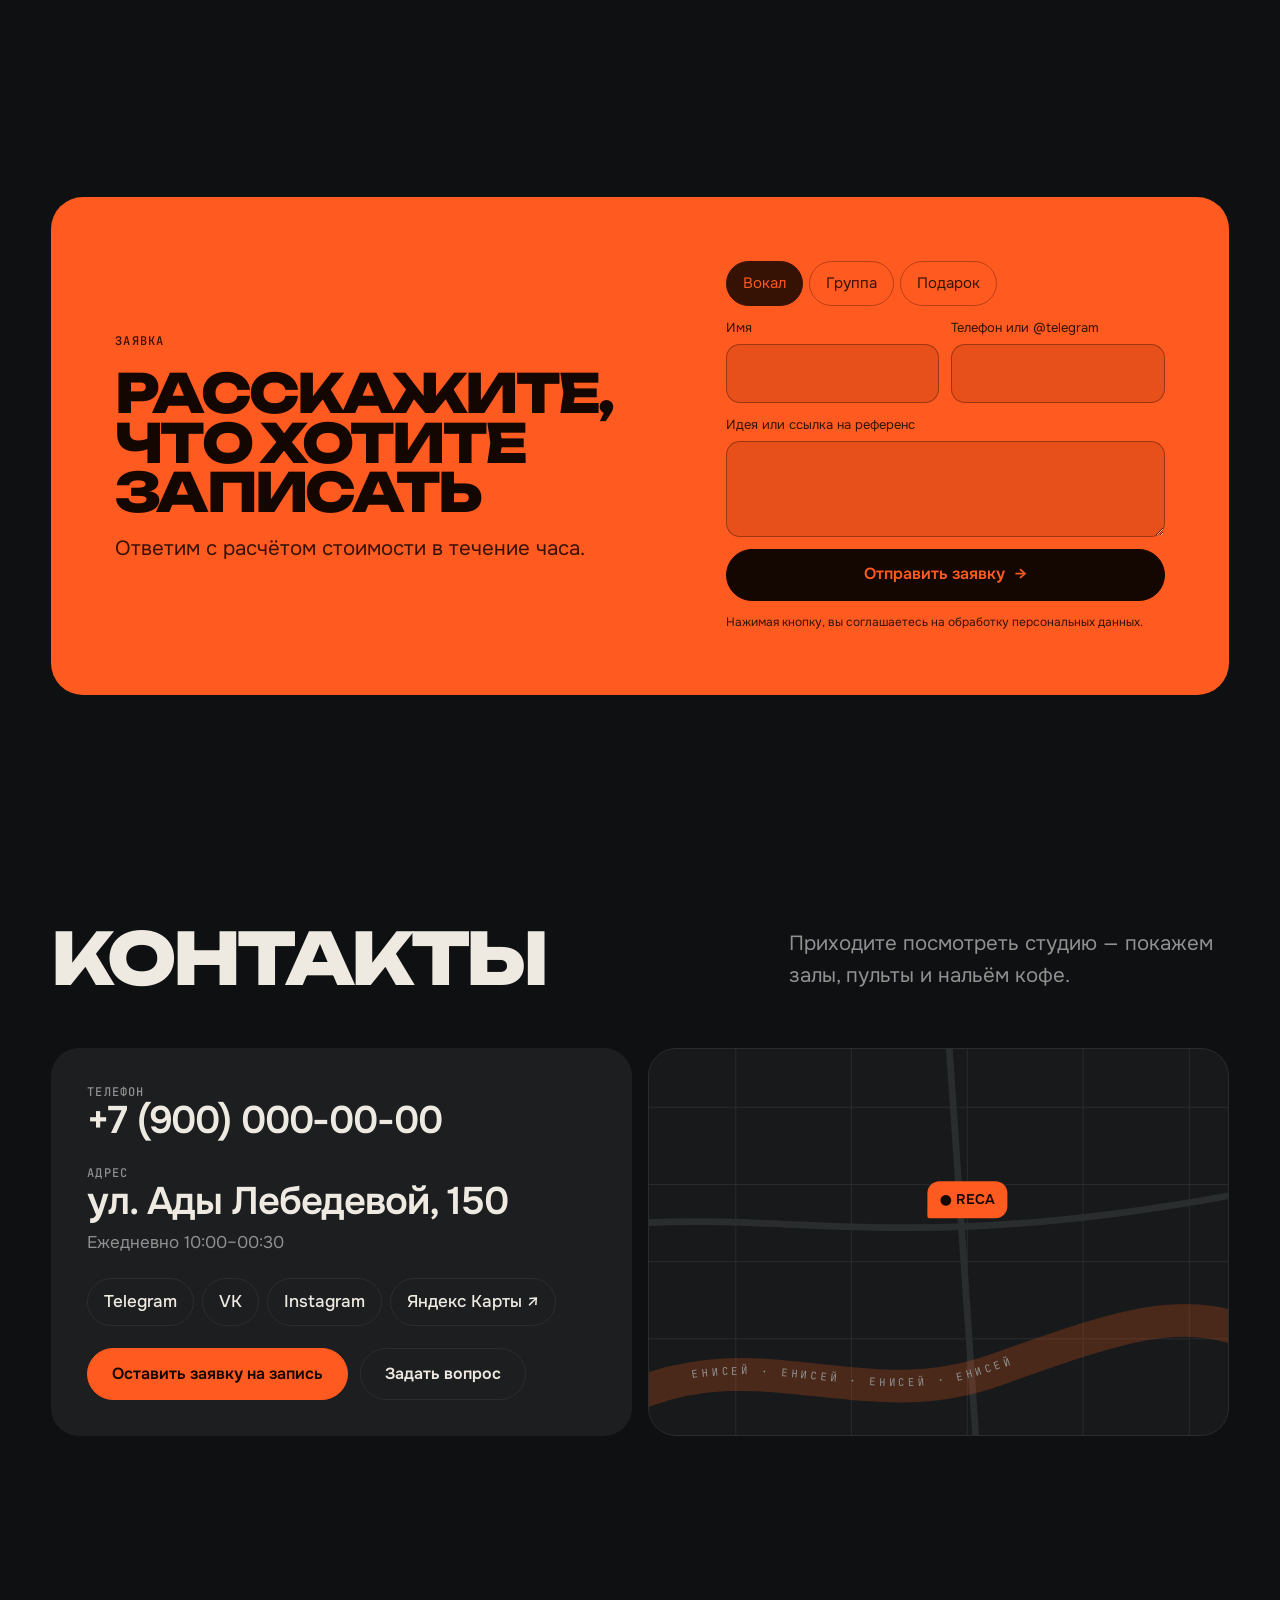
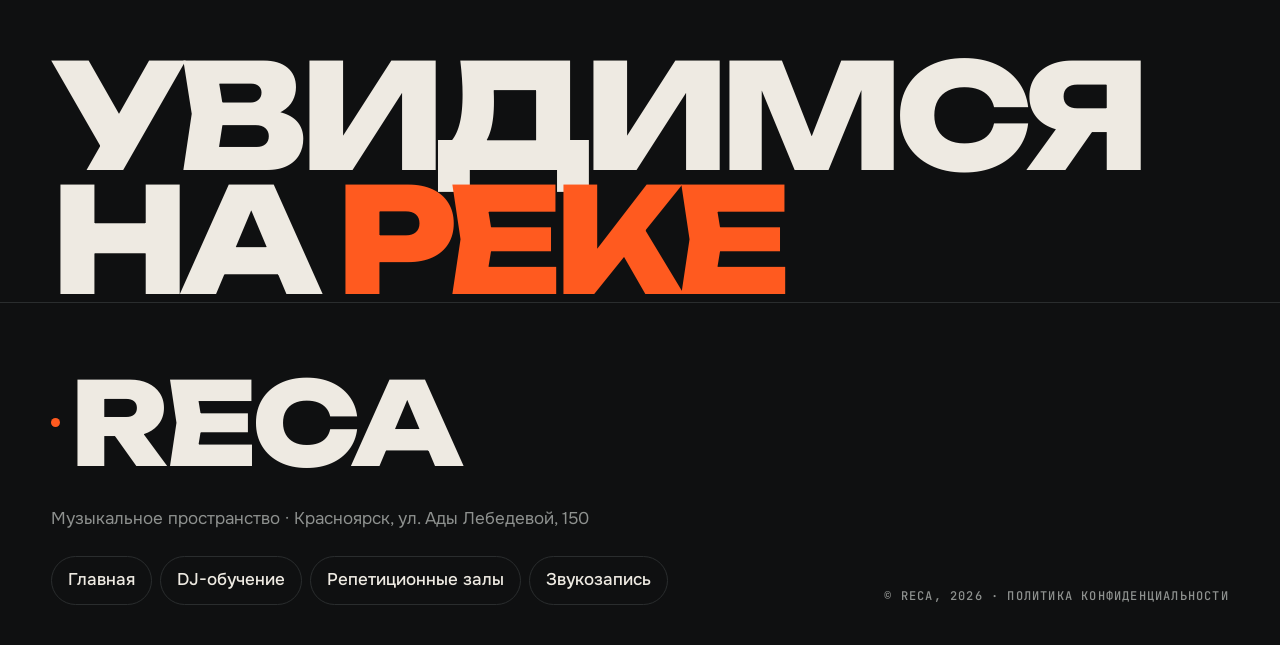
<file: recording.html>
<!doctype html>
<html lang="ru" data-palette="graphite" data-style="bold">
<head>
<meta charset="utf-8">
<meta name="viewport" content="width=device-width, initial-scale=1, viewport-fit=cover">
<meta name="claude:viewport-fit-sides" content="cover">
<title>Студия звукозаписи в Красноярске — RECA</title>
<meta name="description" content="Запись вокала и инструментов, сведение, песня в подарок. Студия звукозаписи RECA в центре Красноярска.">
<link rel="preconnect" href="https://fonts.googleapis.com"><link rel="preconnect" href="https://fonts.gstatic.com" crossorigin>
<link href="https://fonts.googleapis.com/css2?family=Onest:wght@400;500;600&family=Unbounded:wght@800&family=JetBrains+Mono:wght@500&display=swap" rel="stylesheet">
<link rel="stylesheet" href="assets/style.css">
<link rel="stylesheet" href="assets/bold.css">
</head>
<body data-page="rec">
<main>
  <section class="hero wrap">
    <div class="eyebrow mono mute"><span class="dot"></span> Студия звукозаписи</div>
    <h1>Ваш звук —<br><span class="acc">в лучшем виде</span></h1>
    <div class="hero-foot">
      <p class="lead">Запись вокала и инструментов, сведение и мастеринг. Звукорежиссёр поможет довести трек до релиза.</p>
      <div class="btns"><a class="btn primary" href="#book">Забронировать студию <span class="arr">→</span></a><a class="btn" href="#works">Послушать работы</a></div>
    </div>
    <svg class="wave" aria-hidden="true"></svg>
  </section>

  <section class="wrap" style="padding-top:0">
    <div class="gallery reveal" style="grid-auto-rows:clamp(140px,16vw,240px)">
      <div class="photo g1"><span class="ph mono"><span>Аппаратная, мониторы</span></span></div>
      <div class="photo g2"><span class="ph mono"><span>Микрофон и поп-фильтр</span></span></div>
      <div class="photo g3"><span class="ph mono"><span>Звукорежиссёр за работой</span></span></div>
    </div>
  </section>

  <section class="wrap">
    <div class="head reveal"><h2>Услуги и цены</h2><p class="lead">Цены демо — уточнить у студии.</p></div>
    <div class="rows reveal">
      <div class="rowi"><span class="mono n">01</span><div><h3>Запись вокала</h3><p>Профессиональный микрофон, помощь с подачей и дублями.</p></div><span class="price">800 ₽/ч</span></div>
      <div class="rowi"><span class="mono n">02</span><div><h3>Запись инструментов и групп</h3><p>Живые барабаны, гитары, клавиши. Мультитрек.</p></div><span class="price">800 ₽/ч</span></div>
      <div class="rowi"><span class="mono n">03</span><div><h3>Сведение и мастеринг</h3><p>Доведём запись до звучания, готового к релизу на площадках.</p></div><span class="price">от 3 000 ₽</span></div>
      <div class="rowi"><span class="mono n">04</span><div><h3>Песня в подарок</h3><p>Свадьбы, юбилеи, дни рождения. Педагог по вокалу поможет бесплатно.</p></div><span class="price">от 1 500 ₽</span></div>
      <div class="rowi"><span class="mono n">05</span><div><h3>Запись DJ-микса</h3><p>Для выпускников DJ-школы и диджеев города.</p></div><span class="price">от 1 000 ₽</span></div>
    </div>
  </section>

  <section class="wrap" id="book">
    <div class="head reveal"><h2>Бронь студии</h2><p class="lead">Выберите день и время записи. Звукорежиссёр включён в стоимость часа.</p></div>
    <div class="reveal" data-booking="studio"></div>
  </section>

  <section class="wrap" id="works">
    <div class="head reveal"><h2>Работы</h2><p class="lead">Здесь будут реальные треки, записанные в RECA. Сейчас — звуковые заглушки.</p></div>
    <div class="tracks reveal">
      <div class="trk"><button class="pl" aria-label="Слушать">▶</button><div><div style="font-weight:600">Название трека — Исполнитель</div><canvas></canvas></div><span class="mono mute">Рок</span></div>
      <div class="trk"><button class="pl" aria-label="Слушать">▶</button><div><div style="font-weight:600">Название трека — Исполнитель</div><canvas></canvas></div><span class="mono mute">Поп</span></div>
      <div class="trk"><button class="pl" aria-label="Слушать">▶</button><div><div style="font-weight:600">Название трека — Исполнитель</div><canvas></canvas></div><span class="mono mute">Хип-хоп</span></div>
    </div>
  </section>

  <section class="wrap">
    <div class="head reveal"><h2>Как проходит запись</h2></div>
    <div class="steps reveal">
      <div class="step"><h3>Заявка</h3><p class="mute">Рассказываете идею, мы считаем время и стоимость.</p></div>
      <div class="step"><h3>Подготовка</h3><p class="mute">Обсуждаем референсы, аранжировку и тональность.</p></div>
      <div class="step"><h3>Запись</h3><p class="mute">Пишем дубли в комфортном темпе, без спешки.</p></div>
      <div class="step"><h3>Готовый трек</h3><p class="mute">Сведение, мастеринг и файлы для релиза.</p></div>
    </div>
  </section>

  <section class="wrap">
    <div class="band reveal">
      <div><span class="mono" style="color:var(--accent)">Заявка</span><h2 style="margin-top:16px">Расскажите, что хотите записать</h2><p class="lead" style="margin-top:16px">Ответим с расчётом стоимости в течение часа.</p></div>
      <form class="form" aria-label="Заявка на запись">
        <div class="seg" role="group" aria-label="Что записываем"><label><input type="radio" name="w" checked><span>Вокал</span></label><label><input type="radio" name="w"><span>Группа</span></label><label><input type="radio" name="w"><span>Подарок</span></label></div>
        <div class="row2"><div class="field"><label for="r1n">Имя</label><input id="r1n" required autocomplete="name"></div>
        <div class="field"><label for="r1c">Телефон или @telegram</label><input id="r1c" required autocomplete="tel"></div></div>
        <div class="field"><label for="r1m">Идея или ссылка на референс</label><textarea id="r1m"></textarea></div>
        <button class="btn primary" type="submit">Отправить заявку <span class="arr">→</span></button>
        <p class="consent">Нажимая кнопку, вы соглашаетесь на обработку персональных данных.</p>
        <div class="ok"><div style="font-size:44px">✓</div><h3>Заявка отправлена</h3><p class="mute">Скоро пришлём расчёт.</p></div>
      </form>
    </div>
  </section>

  <section data-slot="contacts"></section>
</main>
<script src="assets/app.js"></script>
<script src="assets/booking.js"></script>
</body>
</html>
</file>
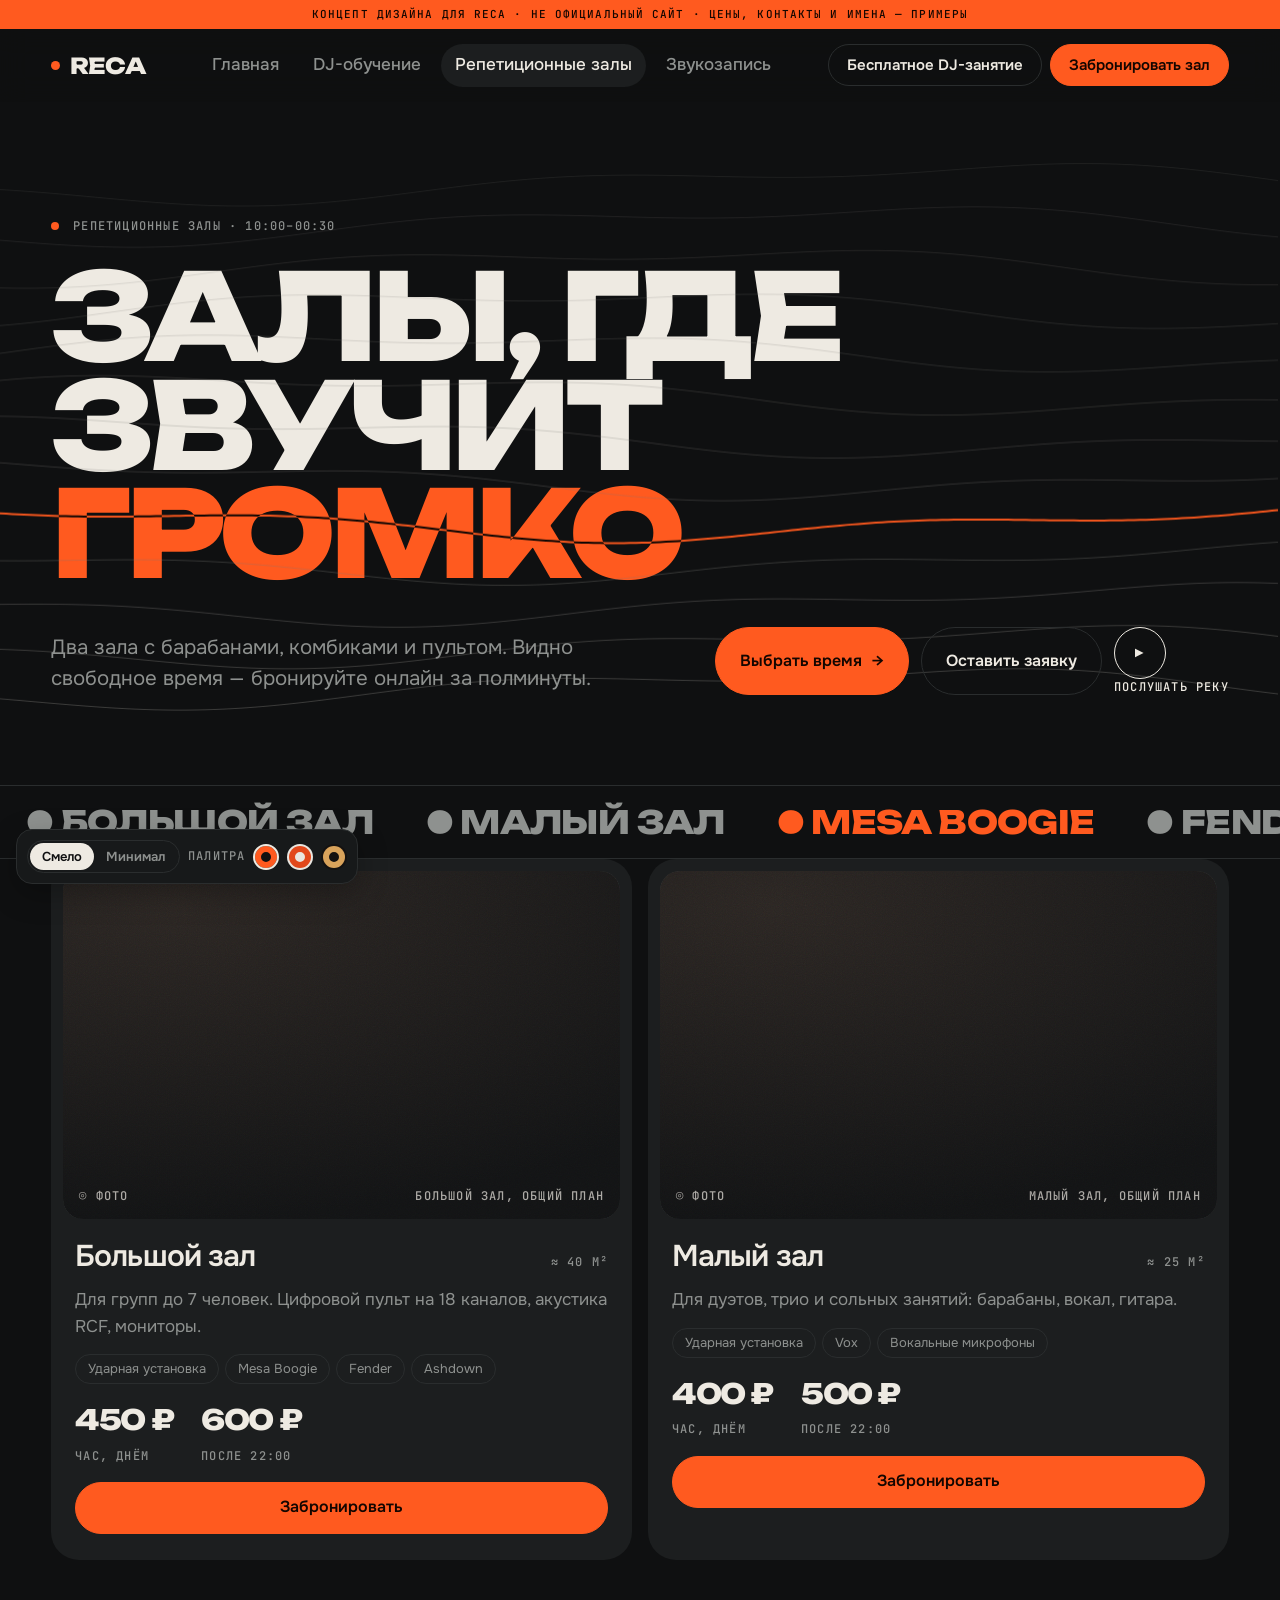
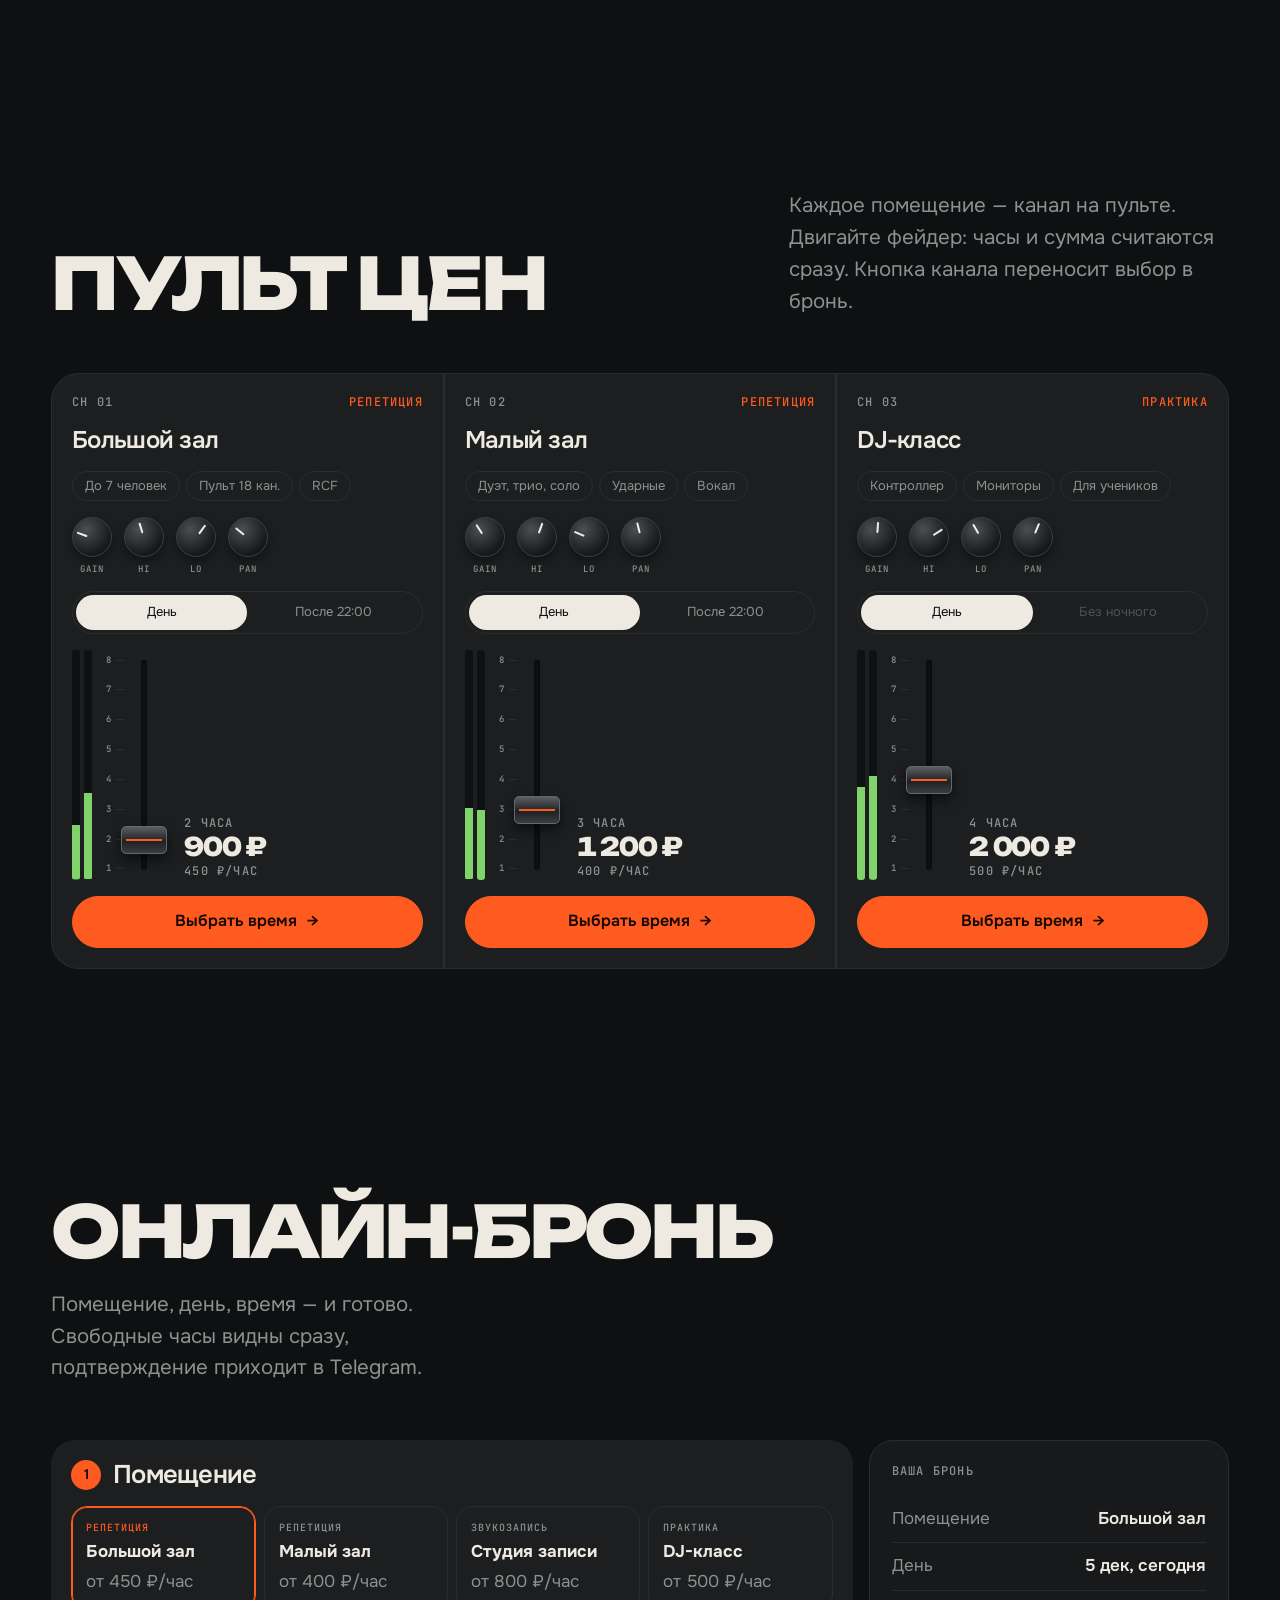
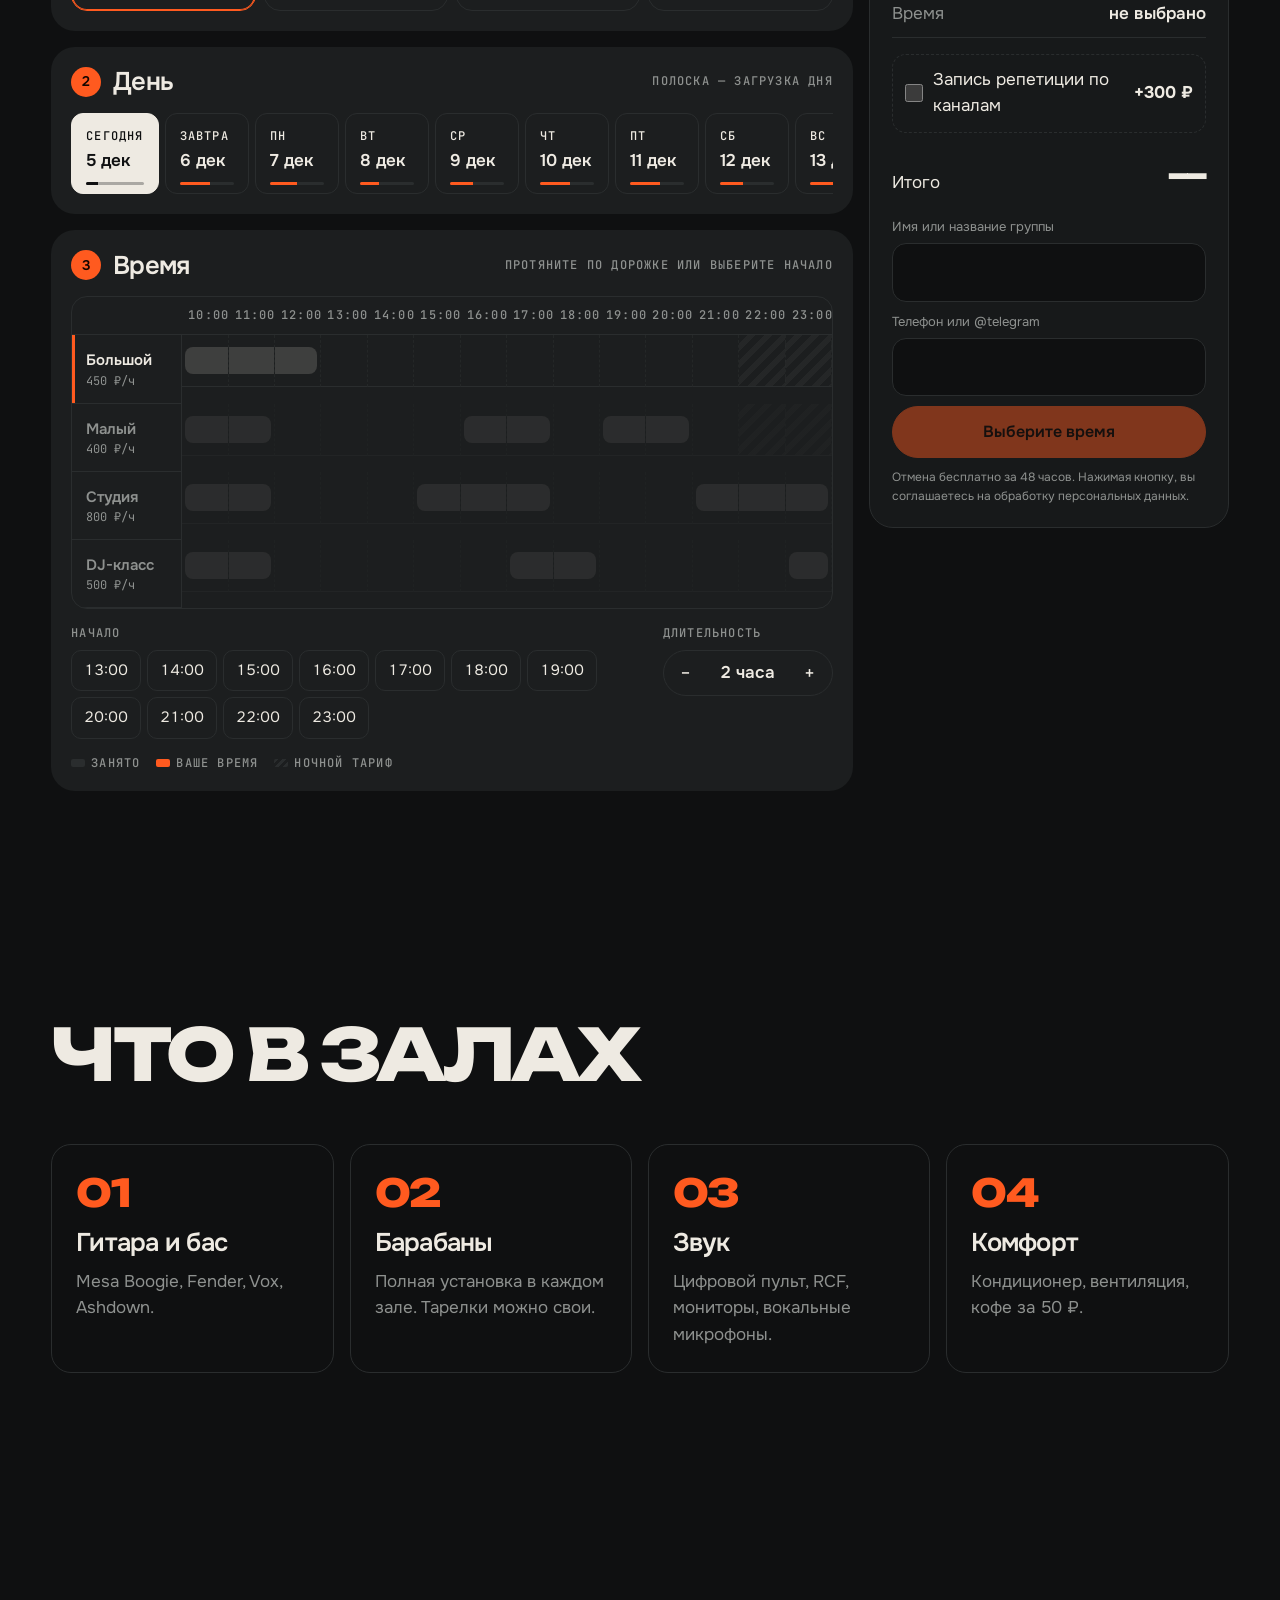
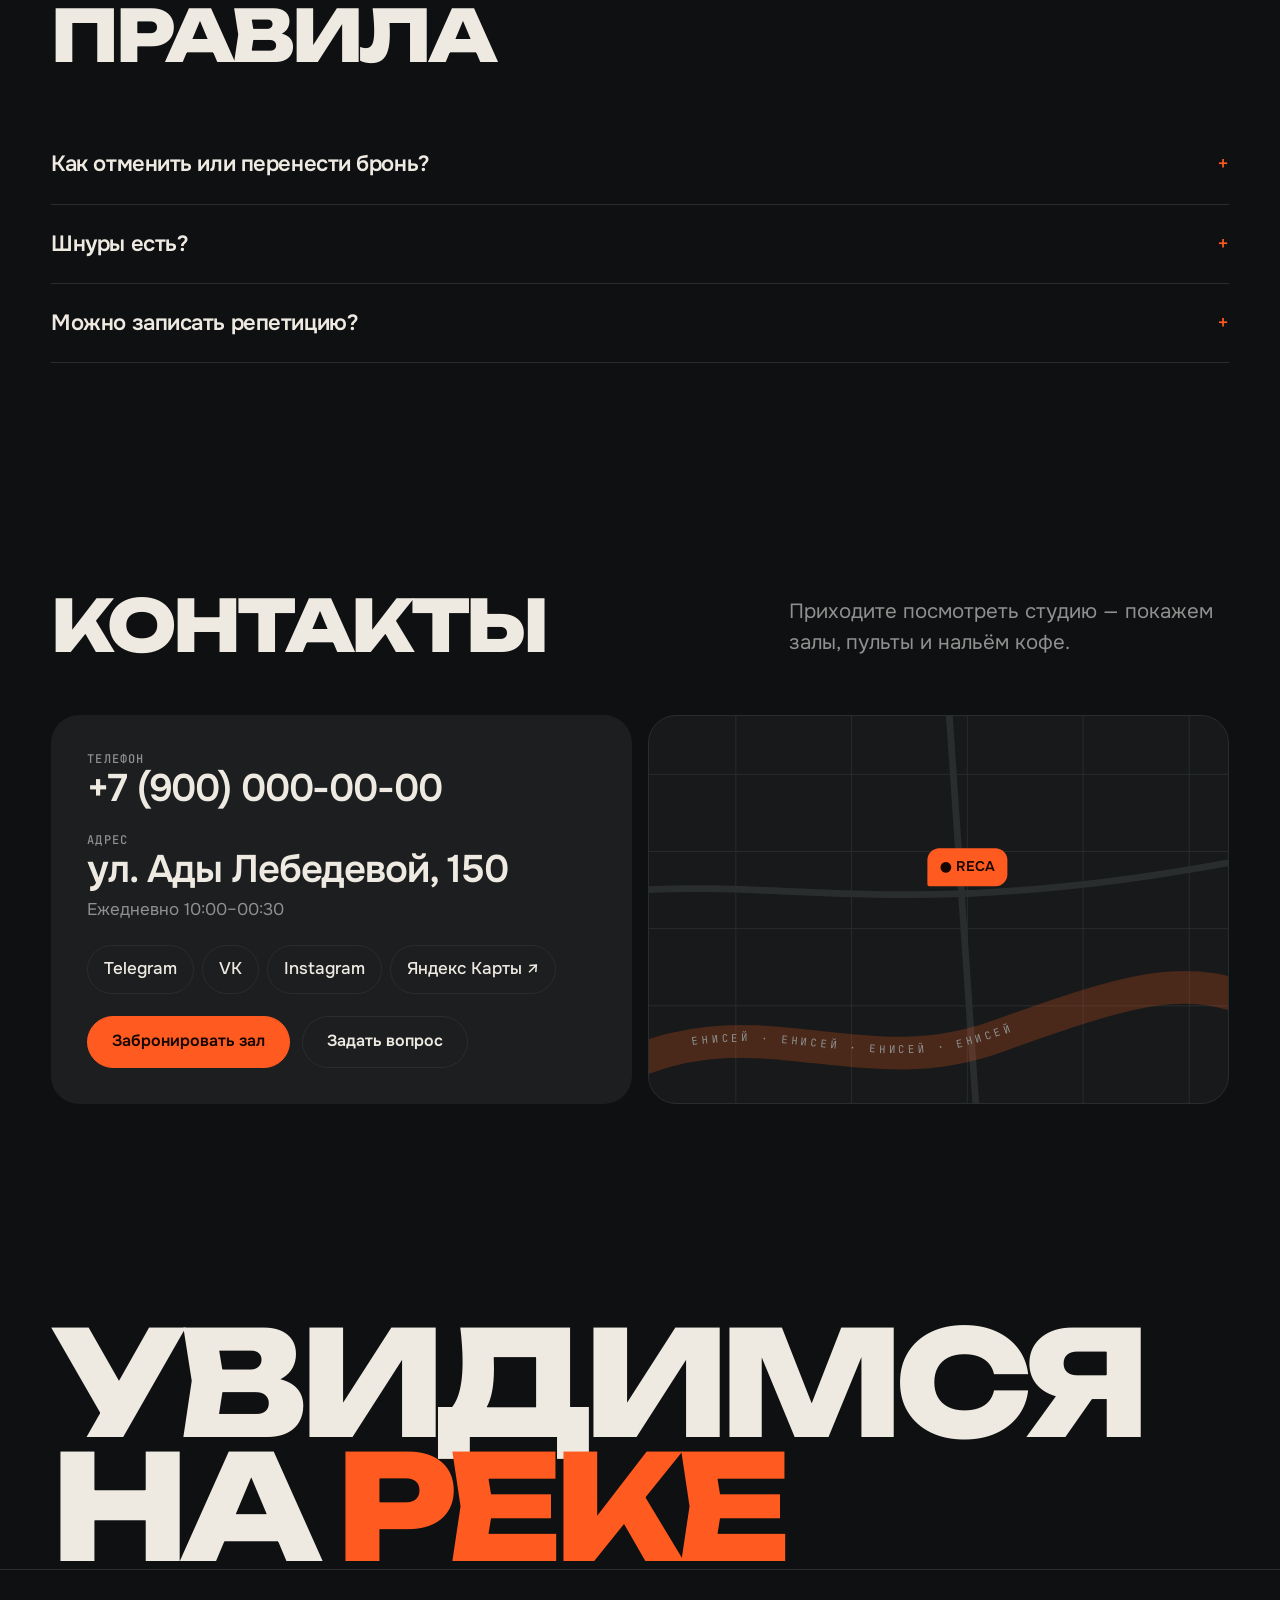
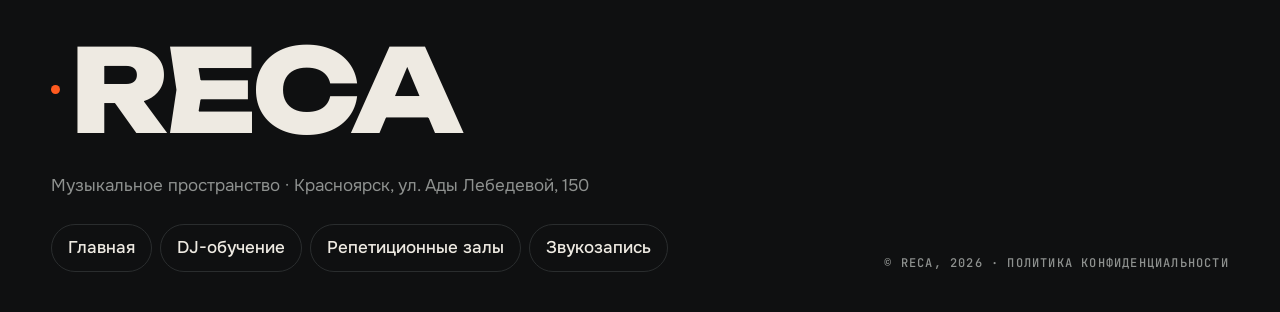
<file: rehearsal.html>
<!doctype html>
<html lang="ru" data-palette="graphite" data-style="bold">
<head>
<meta charset="utf-8">
<meta name="viewport" content="width=device-width, initial-scale=1, viewport-fit=cover">
<meta name="claude:viewport-fit-sides" content="cover">
<title>Репетиционные залы в Красноярске — RECA</title>
<meta name="description" content="Репетиционная база в центре Красноярска: два зала с бэклайном, онлайн-бронь, работаем до полуночи.">
<link rel="preconnect" href="https://fonts.googleapis.com"><link rel="preconnect" href="https://fonts.gstatic.com" crossorigin>
<link href="https://fonts.googleapis.com/css2?family=Onest:wght@400;500;600&family=Unbounded:wght@800&family=JetBrains+Mono:wght@500&display=swap" rel="stylesheet">
<link rel="stylesheet" href="assets/style.css">
<link rel="stylesheet" href="assets/bold.css">
</head>
<body data-page="halls">
<main>
  <section class="hero wrap">
    <div class="eyebrow mono mute"><span class="dot"></span> Репетиционные залы · 10:00–00:30</div>
    <h1>Залы, где<br>звучит <span class="acc">громко</span></h1>
    <div class="hero-foot">
      <p class="lead">Два зала с барабанами, комбиками и пультом. Видно свободное время — бронируйте онлайн за полминуты.</p>
      <div class="btns"><a class="btn primary" href="#book">Выбрать время <span class="arr">→</span></a><button class="btn" data-lead="hall">Оставить заявку</button></div>
    </div>
    <svg class="wave" aria-hidden="true"></svg>
  </section>

  <section class="wrap" style="padding-top:0">
    <div class="halls">
      <article class="hall reveal">
        <div class="photo"><span class="ph mono"><span>Большой зал, общий план</span></span></div>
        <div class="body">
          <div style="display:flex;justify-content:space-between;align-items:baseline;gap:12px"><h3 style="font-size:30px">Большой зал</h3><span class="mono mute">≈ 40 м²</span></div>
          <p class="mute">Для групп до 7 человек. Цифровой пульт на 18 каналов, акустика RCF, мониторы.</p>
          <div class="chips"><span class="chip">Ударная установка</span><span class="chip">Mesa Boogie</span><span class="chip">Fender</span><span class="chip">Ashdown</span></div>
          <div class="tariff"><div><b>450 ₽</b><span class="mono mute">час, днём</span></div><div><b>600 ₽</b><span class="mono mute">после 22:00</span></div></div>
          <button class="btn primary" data-lead="hall" data-note="Большой зал">Забронировать</button>
        </div>
      </article>
      <article class="hall reveal">
        <div class="photo"><span class="ph mono"><span>Малый зал, общий план</span></span></div>
        <div class="body">
          <div style="display:flex;justify-content:space-between;align-items:baseline;gap:12px"><h3 style="font-size:30px">Малый зал</h3><span class="mono mute">≈ 25 м²</span></div>
          <p class="mute">Для дуэтов, трио и сольных занятий: барабаны, вокал, гитара.</p>
          <div class="chips"><span class="chip">Ударная установка</span><span class="chip">Vox</span><span class="chip">Вокальные микрофоны</span></div>
          <div class="tariff"><div><b>400 ₽</b><span class="mono mute">час, днём</span></div><div><b>500 ₽</b><span class="mono mute">после 22:00</span></div></div>
          <button class="btn primary" data-lead="hall" data-note="Малый зал">Забронировать</button>
        </div>
      </article>
    </div>
  </section>

  <section class="wrap">
    <div class="head reveal"><h2>Пульт цен</h2><p class="lead">Каждое помещение — канал на пульте. Двигайте фейдер: часы и сумма считаются сразу. Кнопка канала переносит выбор в бронь.</p></div>
    <div class="reveal" data-mixer="big,small,dj"></div>
  </section>

  <section class="wrap" id="book">
    <div class="head reveal"><h2>Онлайн-бронь</h2><p class="lead">Помещение, день, время — и готово. Свободные часы видны сразу, подтверждение приходит в Telegram.</p></div>
    <div class="reveal" data-booking="big"></div>
  </section>

  <section class="wrap">
    <div class="head reveal"><h2>Что в залах</h2></div>
    <div class="steps reveal">
      <div class="step"><h3>Гитара и бас</h3><p class="mute">Mesa Boogie, Fender, Vox, Ashdown.</p></div>
      <div class="step"><h3>Барабаны</h3><p class="mute">Полная установка в каждом зале. Тарелки можно свои.</p></div>
      <div class="step"><h3>Звук</h3><p class="mute">Цифровой пульт, RCF, мониторы, вокальные микрофоны.</p></div>
      <div class="step"><h3>Комфорт</h3><p class="mute">Кондиционер, вентиляция, кофе за 50 ₽.</p></div>
    </div>
  </section>

  <section class="wrap">
    <div class="head reveal"><h2>Правила</h2></div>
    <div class="reveal">
      <details><summary>Как отменить или перенести бронь?</summary><p>Бесплатно — за 48 часов. Позже — оплачивается 50% времени.</p></details>
      <details><summary>Шнуры есть?</summary><p>Микрофонные — да. Инструментальные кабели для гитар и клавиш берите свои.</p></details>
      <details><summary>Можно записать репетицию?</summary><p>Да, пульт пишет по каналам. Стоимость записи — на странице «Звукозапись».</p></details>
    </div>
  </section>

  <section data-slot="contacts"></section>
</main>
<script src="assets/app.js"></script>
<script src="assets/booking.js"></script>
</body>
</html>
</file>
<file: assets/style.css>
/* RECA — дизайн-система. Палитры переключаются атрибутом data-palette на <html>,
   чтобы подогнать сайт под реальный интерьер после фотосессии. */
:root,[data-palette="graphite"]{
  --bg:#0f1011; --bg2:#17191a; --card:#1c1e1f; --line:#2a2d2e;
  --ink:#eeeae2; --mute:#8e918f; --accent:#ff5a1f; --accent-ink:#140600;
  --photo-a:#2a2522; --photo-b:#121314;
}
[data-palette="concrete"]{
  --bg:#e9e6e0; --bg2:#dfdbd3; --card:#f4f2ee; --line:#cbc6bc;
  --ink:#161616; --mute:#6c6a66; --accent:#e2481b; --accent-ink:#fff;
  --photo-a:#b9b2a6; --photo-b:#8d877d;
}
[data-palette="wood"]{
  --bg:#141110; --bg2:#1c1816; --card:#221d1a; --line:#352d28;
  --ink:#f1e7da; --mute:#a3958a; --accent:#d9a35b; --accent-ink:#1a1006;
  --photo-a:#5a3f2c; --photo-b:#1b1512;
}
:root{
  --sans:"Onest",system-ui,sans-serif; --mono:"JetBrains Mono",ui-monospace,monospace; --logo:"Unbounded",var(--sans);
  --pad:clamp(16px,4vw,64px); --r:20px; --max:1360px;
}
*{box-sizing:border-box;margin:0;padding:0}
html{scroll-behavior:smooth;overflow-x:clip}
body{background:var(--bg);color:var(--ink);font:17px/1.55 var(--sans);-webkit-font-smoothing:antialiased;transition:background .4s,color .4s}
img{max-width:100%;display:block}
a{color:inherit}
button,input,select,textarea{font:inherit;color:inherit}
button{background:none;border:0;cursor:pointer}
::selection{background:var(--accent);color:var(--accent-ink)}
:focus-visible{outline:2px solid var(--accent);outline-offset:3px;border-radius:6px}

.wrap{max-width:var(--max);margin:0 auto;padding-inline:var(--pad)}
.mono{font:500 12px/1.4 var(--mono);letter-spacing:.1em;text-transform:uppercase}
.mute{color:var(--mute)}
section{padding:clamp(64px,9vw,128px) 0}
h1,h2,h3{font-weight:600;letter-spacing:-.035em;line-height:1}
h1{font-size:clamp(44px,8.2vw,124px)}
h2{font-size:clamp(32px,5vw,68px)}
h3{font-size:clamp(20px,2vw,26px);letter-spacing:-.02em;line-height:1.15}
.lead{font-size:clamp(18px,1.6vw,21px);color:var(--mute);max-width:560px}
.dot{display:inline-block;width:8px;height:8px;border-radius:50%;background:var(--accent);vertical-align:middle}

/* buttons */
.btn{display:inline-flex;align-items:center;justify-content:center;gap:10px;min-height:52px;padding:0 24px;border-radius:999px;
  border:1px solid var(--line);font-weight:600;font-size:16px;text-decoration:none;transition:.2s;white-space:nowrap}
.btn:hover{border-color:var(--ink)}
.btn.primary{background:var(--accent);border-color:var(--accent);color:var(--accent-ink)}
.btn.primary:hover{filter:brightness(1.08);transform:translateY(-1px)}
.btn.ink{background:var(--ink);border-color:var(--ink);color:var(--bg)}
.btn .arr{transition:transform .2s}.btn:hover .arr{transform:translateX(4px)}
.btns{display:flex;flex-wrap:wrap;gap:12px}

/* header */
.top{position:sticky;top:0;z-index:40;background:color-mix(in srgb,var(--bg) 82%,transparent);backdrop-filter:blur(14px);border-bottom:1px solid transparent;transition:border-color .3s}
.top.scrolled{border-color:var(--line)}
.top .wrap{display:flex;align-items:center;gap:28px;height:72px}
.logo{font:800 22px var(--logo);letter-spacing:-.04em;text-decoration:none;display:flex;align-items:center;gap:10px}
.logo i{width:9px;height:9px;border-radius:50%;background:var(--accent);animation:pulse 2.4s ease-in-out infinite}
@keyframes pulse{50%{opacity:.25}}
.menu{display:flex;gap:6px;margin-left:24px}
.menu a{padding:8px 14px;border-radius:999px;text-decoration:none;color:var(--mute);font-weight:500;transition:.2s}
.menu a:hover{color:var(--ink)}
.menu a[aria-current="page"]{color:var(--ink);background:var(--card)}
.top .cta{margin-left:auto;display:flex;gap:8px}
.top .cta .btn{min-height:42px;padding:0 18px;font-size:15px}
.burger{display:none;margin-left:auto;width:44px;height:44px;border-radius:50%;border:1px solid var(--line)}
.burger span{display:block;width:16px;height:1.5px;background:var(--ink);margin:4px auto;transition:.25s}
@media(max-width:1020px){.menu,.top .cta{display:none}.burger{display:block}}
.drawer{position:fixed;inset:72px 0 0 0;z-index:39;background:var(--bg);padding:24px var(--pad);display:flex;flex-direction:column;gap:6px;
  transform:translateY(-8px);opacity:0;pointer-events:none;transition:.25s}
.drawer.open{opacity:1;transform:none;pointer-events:auto}
.drawer a{font-size:32px;font-weight:600;letter-spacing:-.03em;text-decoration:none;padding:10px 0;border-bottom:1px solid var(--line)}
.drawer .btns{margin-top:24px;flex-direction:column}
body.menu-open{overflow:hidden}
body.menu-open .burger span:first-child{transform:translateY(2.75px) rotate(45deg)}
body.menu-open .burger span:last-child{transform:translateY(-2.75px) rotate(-45deg)}

/* hero */
.hero{padding-top:clamp(40px,7vw,96px);padding-bottom:clamp(40px,6vw,80px);position:relative}
.hero .eyebrow{margin-bottom:28px;display:flex;gap:14px;align-items:center;flex-wrap:wrap}
.hero h1 .acc{color:var(--accent)}
.hero-foot{display:grid;grid-template-columns:minmax(0,1fr) auto;gap:32px;align-items:end;margin-top:40px}
@media(max-width:760px){.hero-foot{grid-template-columns:1fr}}
.wave{display:block;width:100%;height:120px;margin-top:clamp(32px,5vw,64px)}
.wave path{fill:none;stroke:var(--line);stroke-width:1.2}
.wave path.hot{stroke:var(--accent);stroke-width:1.6}

/* photo placeholders (заменяются реальными фото RECA) */
.photo{position:relative;border-radius:var(--r);overflow:hidden;background:
  radial-gradient(120% 90% at 20% 10%,var(--photo-a),var(--photo-b));min-height:240px;isolation:isolate}
.photo::before{content:"";position:absolute;inset:0;opacity:.35;mix-blend-mode:overlay;z-index:-1;
  background-image:url("data:image/svg+xml,%3Csvg xmlns='http://www.w3.org/2000/svg' width='160' height='160'%3E%3Cfilter id='n'%3E%3CfeTurbulence type='fractalNoise' baseFrequency='.9' numOctaves='3'/%3E%3C/filter%3E%3Crect width='100%25' height='100%25' filter='url(%23n)'/%3E%3C/svg%3E")}
.photo img{position:absolute;inset:0;width:100%;height:100%;object-fit:cover}
.photo .ph{position:absolute;left:16px;bottom:14px;right:16px;display:flex;justify-content:space-between;gap:12px;color:color-mix(in srgb,var(--ink) 70%,transparent)}
.photo .ph::before{content:"◎ фото";}

/* direction cards */
.dirs{display:grid;grid-template-columns:repeat(3,minmax(0,1fr));gap:16px}
@media(max-width:900px){.dirs{grid-template-columns:1fr}}
.dir{display:flex;flex-direction:column;gap:18px;padding:12px;border-radius:calc(var(--r) + 8px);background:var(--card);text-decoration:none;transition:.3s}
.dir:hover{transform:translateY(-4px)}
.dir .photo{aspect-ratio:4/3.4;min-height:0}
.dir .body{padding:6px 12px 14px;display:flex;flex-direction:column;gap:10px;flex:1}
.dir .meta{display:flex;justify-content:space-between;align-items:center;margin-top:auto;padding-top:12px}
.dir .go{width:44px;height:44px;border-radius:50%;display:grid;place-items:center;border:1px solid var(--line);transition:.25s}
.dir:hover .go{background:var(--accent);border-color:var(--accent);color:var(--accent-ink)}

.head{display:flex;flex-wrap:wrap;justify-content:space-between;align-items:end;gap:24px;margin-bottom:clamp(32px,5vw,56px)}
.head .lead{max-width:440px}

/* benefits */
.benefits{display:grid;grid-template-columns:repeat(4,minmax(0,1fr));border-top:1px solid var(--line)}
.benefits>div{padding:28px 24px 8px 0;border-right:1px solid var(--line);display:flex;flex-direction:column;gap:12px}
.benefits>div+div{padding-left:24px}
.benefits>div:last-child{border-right:0}
.benefits b{font-size:clamp(36px,4vw,56px);font-weight:600;letter-spacing:-.04em;line-height:1}
@media(max-width:900px){.benefits{grid-template-columns:1fr 1fr}.benefits>div{border-bottom:1px solid var(--line);padding:24px 16px!important}.benefits>div:nth-child(2n){border-right:0}}

/* gallery */
.gallery{display:grid;grid-template-columns:repeat(12,1fr);grid-auto-rows:clamp(120px,14vw,200px);gap:12px}
.gallery .photo{min-height:0}
.g1{grid-column:span 7;grid-row:span 2}.g2{grid-column:span 5}.g3{grid-column:span 5}.g4{grid-column:span 4}.g5{grid-column:span 8}
@media(max-width:700px){.gallery{grid-template-columns:1fr 1fr}.g1,.g5{grid-column:span 2}.g2,.g3,.g4{grid-column:span 1}.g1{grid-row:span 2}}

/* teachers */
.people{display:grid;grid-template-columns:repeat(auto-fit,minmax(min(260px,100%),1fr));gap:16px}
.person{background:var(--card);border-radius:calc(var(--r) + 8px);padding:12px;display:flex;flex-direction:column;gap:14px}
.person .photo{aspect-ratio:4/5;min-height:0}
.person .body{padding:4px 10px 12px;display:flex;flex-direction:column;gap:8px}
.chips{display:flex;flex-wrap:wrap;gap:6px}
.chip{border:1px solid var(--line);border-radius:999px;padding:4px 12px;font-size:13px;color:var(--mute)}

/* CTA band */
.band{background:var(--card);border-radius:calc(var(--r) + 12px);padding:clamp(28px,5vw,72px);display:grid;grid-template-columns:minmax(0,1.3fr) minmax(0,1fr);gap:40px;align-items:center;position:relative;overflow:hidden}
.band h2{font-size:clamp(30px,4.4vw,60px)}
@media(max-width:900px){.band{grid-template-columns:1fr}}

/* forms */
.form{display:grid;gap:12px}
.field{display:flex;flex-direction:column;gap:6px}
.field label{font-size:13px;color:var(--mute)}
.field input,.field select,.field textarea{background:var(--bg);border:1px solid var(--line);border-radius:14px;padding:15px 16px;outline:0;transition:border-color .2s;width:100%}
.field input:focus,.field select:focus,.field textarea:focus{border-color:var(--accent)}
.field textarea{min-height:96px;resize:vertical}
.row2{display:grid;grid-template-columns:1fr 1fr;gap:12px}
@media(max-width:520px){.row2{grid-template-columns:1fr}}
.seg{display:flex;flex-wrap:wrap;gap:6px}
.seg label{cursor:pointer}
.seg input{position:absolute;opacity:0;pointer-events:none}
.seg span{display:inline-block;padding:10px 16px;border-radius:999px;border:1px solid var(--line);font-size:15px;transition:.2s}
.seg input:checked+span{background:var(--ink);color:var(--bg);border-color:var(--ink)}
.consent{font-size:12px;color:var(--mute)}
.ok{display:none;text-align:center;padding:24px 0}
.form.sent>*{display:none}.form.sent .ok{display:block}

/* modal */
.modal{position:fixed;inset:0;z-index:80;display:grid;place-items:center;padding:16px;background:rgba(0,0,0,.55);backdrop-filter:blur(6px);opacity:0;pointer-events:none;transition:.25s}
.modal.open{opacity:1;pointer-events:auto}
.modal .box{background:var(--bg2);border:1px solid var(--line);border-radius:28px;padding:clamp(22px,4vw,40px);width:min(520px,100%);max-height:calc(100svh - 32px);overflow:auto;transform:translateY(16px);transition:.3s}
.modal.open .box{transform:none}
.modal .x{float:right;width:40px;height:40px;border-radius:50%;border:1px solid var(--line)}

/* list rows (программа, услуги, цены) */
.rows{border-top:1px solid var(--line)}
.rowi{display:grid;grid-template-columns:72px minmax(0,1fr) auto;gap:20px;padding:28px 0;border-bottom:1px solid var(--line);align-items:start}
.rowi .n{color:var(--mute)}
.rowi p{color:var(--mute);margin-top:8px;max-width:620px}
.rowi .price{font-weight:600;font-size:20px;white-space:nowrap}
@media(max-width:620px){.rowi{grid-template-columns:40px 1fr}.rowi .price{grid-column:2}}

/* steps */
.steps{display:grid;grid-template-columns:repeat(4,minmax(0,1fr));gap:16px;counter-reset:s}
.step{background:var(--card);border-radius:var(--r);padding:24px;display:flex;flex-direction:column;gap:12px;min-height:200px}
.step::before{counter-increment:s;content:"0" counter(s);font:500 12px var(--mono);color:var(--accent);letter-spacing:.1em}
@media(max-width:900px){.steps{grid-template-columns:1fr 1fr}}
@media(max-width:520px){.steps{grid-template-columns:1fr}}

/* halls */
.halls{display:grid;grid-template-columns:repeat(2,minmax(0,1fr));gap:16px}
@media(max-width:860px){.halls{grid-template-columns:1fr}}
.hall{background:var(--card);border-radius:calc(var(--r) + 8px);padding:12px;display:flex;flex-direction:column;gap:16px}
.hall .photo{aspect-ratio:16/10;min-height:0}
.hall .body{padding:4px 12px 14px;display:flex;flex-direction:column;gap:14px}
.hall .tariff{display:flex;gap:28px}
.hall .tariff b{display:block;font-size:28px;font-weight:600;letter-spacing:-.03em}

/* booking timeline */
.daw{border:1px solid var(--line);border-radius:calc(var(--r) + 8px);background:var(--card);overflow:hidden}
.days{display:flex;gap:6px;padding:14px;border-bottom:1px solid var(--line);overflow-x:auto}
.day{flex:0 0 auto;padding:8px 14px;border:1px solid var(--line);border-radius:12px;text-align:left;min-width:84px}
.day b{display:block;font-weight:600;font-size:17px}
.day.on{background:var(--ink);color:var(--bg);border-color:var(--ink)}
.tl-scroll{overflow-x:auto}
.tl{display:grid;grid-template-columns:130px repeat(14,minmax(48px,1fr));min-width:820px;user-select:none;touch-action:pan-x}
.tl .hd{padding:10px 6px;border-bottom:1px solid var(--line);color:var(--mute)}
.tl .name{padding:14px;border-bottom:1px solid var(--line);border-right:1px solid var(--line);font-weight:600;display:flex;flex-direction:column;justify-content:center;font-size:15px}
.tl .name small{font:400 12px var(--mono);color:var(--mute)}
.cell{border-bottom:1px solid var(--line);border-right:1px dashed color-mix(in srgb,var(--line) 60%,transparent);height:60px;position:relative;cursor:crosshair}
.cell.night{background:repeating-linear-gradient(135deg,transparent 0 6px,color-mix(in srgb,var(--ink) 4%,transparent) 6px 12px)}
.cell.busy{cursor:not-allowed}
.cell.busy::before,.cell.sel::before{content:"";position:absolute;inset:12px 0}
.cell.busy::before{background:var(--line)}
.cell.sel::before{background:var(--accent)}
.cell.s::before{left:3px;border-radius:8px 0 0 8px}.cell.e::before{right:3px;border-radius:0 8px 8px 0}.cell.s.e::before{border-radius:8px}
.summary{display:flex;flex-wrap:wrap;gap:16px 32px;align-items:center;justify-content:space-between;padding:20px}
.summary .what{font-weight:600;font-size:clamp(17px,1.8vw,22px);letter-spacing:-.02em}
.legend{display:flex;gap:16px;color:var(--mute);flex-wrap:wrap}
.legend i{display:inline-block;width:14px;height:8px;border-radius:2px;margin-right:6px;vertical-align:middle}

/* player (звукозапись: примеры работ) */
.tracks{display:grid;gap:8px}
.trk{display:grid;grid-template-columns:52px minmax(0,1fr) auto;gap:16px;align-items:center;background:var(--card);border-radius:16px;padding:10px 18px 10px 10px}
.trk .pl{width:52px;height:52px;border-radius:12px;background:var(--bg);display:grid;place-items:center;border:1px solid var(--line)}
.trk.on .pl{background:var(--accent);color:var(--accent-ink);border-color:var(--accent)}
.trk canvas{width:100%;height:40px;display:block}

/* faq */
details{border-bottom:1px solid var(--line);padding:22px 0}
summary{list-style:none;cursor:pointer;display:flex;justify-content:space-between;gap:20px;font-weight:600;font-size:clamp(18px,1.8vw,22px);letter-spacing:-.02em}
summary::-webkit-details-marker{display:none}
summary::after{content:"+";color:var(--accent);font-weight:400;transition:.2s}
details[open] summary::after{transform:rotate(45deg)}
details p{color:var(--mute);margin-top:12px;max-width:720px}

/* contacts */
.contacts{display:grid;grid-template-columns:minmax(0,1fr) minmax(0,1fr);gap:16px}
@media(max-width:860px){.contacts{grid-template-columns:1fr}}
.cinfo{display:flex;flex-direction:column;background:var(--card);border-radius:calc(var(--r) + 8px);padding:clamp(22px,3vw,36px);gap:22px}
.cinfo .big{font-size:clamp(26px,3vw,40px);font-weight:600;letter-spacing:-.03em;text-decoration:none;line-height:1.1}
.socials{display:flex;flex-wrap:wrap;gap:8px}
.socials a{padding:10px 16px;border-radius:999px;border:1px solid var(--line);text-decoration:none;font-weight:500;transition:.2s}
.socials a:hover{background:var(--ink);color:var(--bg)}
.map{border-radius:calc(var(--r) + 8px);overflow:hidden;position:relative;min-height:340px;background:var(--bg2);border:1px solid var(--line);display:block}
.map svg{position:absolute;inset:0;width:100%;height:100%}
.map .pin{position:absolute;left:55%;top:44%;transform:translate(-50%,-100%);background:var(--accent);color:var(--accent-ink);padding:8px 12px;border-radius:12px 12px 12px 2px;font-weight:600;font-size:14px;white-space:nowrap}

footer{border-top:1px solid var(--line);padding:48px 0 calc(40px + env(safe-area-inset-bottom))}
footer .wrap{display:flex;flex-wrap:wrap;gap:24px 48px;justify-content:space-between;align-items:end}
footer .logo{font-size:clamp(48px,9vw,120px)}

/* mobile sticky CTA */
.sticky{position:fixed;left:12px;right:12px;bottom:calc(12px + env(safe-area-inset-bottom));z-index:35;display:none;gap:8px}
.sticky .btn{flex:1;min-height:50px;box-shadow:0 10px 30px rgba(0,0,0,.35)}
@media(max-width:760px){.sticky{display:flex}footer{padding-bottom:96px}}

/* concept panel */
.concept{position:fixed;left:16px;bottom:16px;z-index:36;background:var(--bg2);border:1px solid var(--line);border-radius:16px;padding:10px;display:flex;gap:8px;align-items:center;box-shadow:0 10px 30px rgba(0,0,0,.25)}
.concept button{width:26px;height:26px;border-radius:50%;border:2px solid transparent}
.concept button[aria-pressed="true"]{border-color:var(--ink)}
@media(max-width:760px){.concept{bottom:calc(76px + env(safe-area-inset-bottom,0px));left:12px;padding:6px}.concept .mono{display:none}}

.reveal{opacity:0;transform:translateY(24px);transition:opacity .9s,transform .9s cubic-bezier(.2,.7,.1,1)}
.reveal.in{opacity:1;transform:none}
@media (prefers-reduced-motion:reduce){*{animation:none!important;transition:none!important}.reveal{opacity:1;transform:none}}
.photo.wide{aspect-ratio:21/9;min-height:0}
@media(max-width:700px){.photo.wide{aspect-ratio:4/3}}

/* концепт-пометка и переключатели */
.note-bar{background:var(--accent);color:var(--accent-ink);padding-block:7px;text-align:center}
.note-bar .mono{font-size:11px}
.seg-mini{display:flex;border:1px solid var(--line);border-radius:999px;padding:2px}
.seg-mini button{padding:5px 12px;border-radius:999px;font:600 13px var(--sans);color:var(--mute);width:auto;height:auto;border:0}
.seg-mini button[aria-pressed="true"]{background:var(--ink);color:var(--bg)}
@media(max-width:760px){.concept .pal-l{display:none}}

/* безопасные зоны телефона и цветовая схема */
.wrap{padding-left:max(var(--pad),env(safe-area-inset-left,0px));padding-right:max(var(--pad),env(safe-area-inset-right,0px))}
.top{top:env(safe-area-inset-top,0px)}
body::before{content:"";position:fixed;inset:0 0 auto;height:env(safe-area-inset-top,0px);z-index:41;background:var(--bg)}
:root,[data-palette="graphite"],[data-palette="wood"]{color-scheme:dark}
[data-palette="concrete"]{color-scheme:light}
.river{left:50%!important;right:auto!important;width:100vw!important;transform:translateX(-50%)}

/* блоки видны сразу, анимация только сдвигом */
.reveal{opacity:1}

/* ===== микшерный пульт ===== */
.mixer{display:grid;grid-auto-flow:column;grid-auto-columns:minmax(232px,1fr);gap:2px;background:var(--line);border:1px solid var(--line);border-radius:calc(var(--r) + 8px);overflow-x:auto;scrollbar-width:thin}
.ch{background:var(--card);padding:20px;display:flex;flex-direction:column;gap:16px;min-width:0}
.ch-top{display:flex;justify-content:space-between;color:var(--mute)}
.ch-kind{color:var(--accent)}
.ch h3{font-size:24px}
.knobs{display:flex;gap:12px}
.knob-l{display:flex;flex-direction:column;align-items:center;gap:6px}
.knob-l .mono{font-size:9px;color:var(--mute)}
.knob{width:40px;height:40px;border-radius:50%;background:radial-gradient(circle at 35% 30%,#4a4f53,#16181a 70%);border:1px solid #3a3e41;box-shadow:0 4px 10px #0006;position:relative}
.knob::after{content:"";position:absolute;left:50%;top:4px;width:2px;height:11px;border-radius:1px;background:#f2eee6;transform-origin:50% 16px;transform:translateX(-50%) rotate(var(--r,0deg))}
.mode{display:flex;border:1px solid var(--line);border-radius:999px;padding:3px}
.mode button{flex:1;padding:7px 8px;border-radius:999px;font-size:13px;color:var(--mute)}
.mode button[aria-pressed="true"]{background:var(--ink);color:var(--bg)}
.mode button:disabled{opacity:.45;cursor:default}
.strip{display:flex;gap:14px;align-items:stretch}
.meters{display:flex;gap:4px}
.meter{display:block;width:8px;height:230px;border-radius:3px;background:var(--bg);position:relative;overflow:hidden}
.meter b{position:absolute;inset:auto 0 0 0;height:30%;background:linear-gradient(to top,#7fd36a 0 62%,#f0cf4a 62% 84%,var(--accent) 84%);background-size:100% 230px;background-position:bottom;transition:height .1s}
.fader{position:relative;width:64px;height:230px;touch-action:none;cursor:ns-resize;flex:0 0 auto}
.fader .scale{position:absolute;left:0;top:10px;bottom:10px;display:flex;flex-direction:column;justify-content:space-between;font-size:9px;color:var(--mute)}
.fader .scale span{line-height:0}
.fader .scale span::after{content:"";display:inline-block;width:8px;height:1px;background:var(--line);vertical-align:middle;margin-left:4px}
.fader .slot{position:absolute;left:38px;top:10px;bottom:10px;width:6px;transform:translateX(-50%);background:var(--bg);border-radius:3px;box-shadow:inset 0 1px 3px #0009}
.fader .cap{position:absolute;left:38px;width:46px;height:28px;transform:translate(-50%,-50%);border-radius:5px;background:linear-gradient(#5a5f62,#2a2d2f 45%,#1e2022 55%,#3a3e41);border:1px solid #63686b;box-shadow:0 6px 12px #0008;transition:top .12s}
.fader .cap::after{content:"";position:absolute;left:4px;right:4px;top:50%;height:2px;margin-top:-1px;background:var(--accent)}
.fader.drag .cap{transition:none}
.fader:focus-visible .cap{outline:2px solid var(--accent);outline-offset:2px}
.readout{display:flex;flex-direction:column;justify-content:flex-end;gap:2px;min-width:0}
.readout .mono{color:var(--mute)}
.readout b{font-size:28px;font-weight:600;letter-spacing:-.03em;line-height:1.05;font-variant-numeric:tabular-nums}
[data-style="bold"] .readout b{font-family:var(--logo);font-weight:800;letter-spacing:-.05em}
.ch-go{margin-top:auto}

/* ===== виджет брони ===== */
.booking{display:grid;grid-template-columns:minmax(0,1fr) minmax(300px,360px);gap:16px;align-items:start}
@media(max-width:1020px){.booking{grid-template-columns:minmax(0,1fr)}}
.bk-main{display:flex;flex-direction:column;gap:16px;min-width:0}
.bk-step{background:var(--card);border-radius:calc(var(--r) + 4px);padding:20px;display:flex;flex-direction:column;gap:16px;min-width:0}
.bk-h{display:flex;align-items:center;gap:12px;flex-wrap:wrap}
.bk-n{width:30px;height:30px;border-radius:50%;background:var(--accent);color:var(--accent-ink);display:grid;place-items:center;font-weight:600;font-size:14px}
.bk-hint{margin-left:auto}
@media(max-width:600px){.bk-hint{margin-left:0;flex-basis:100%}}
.rooms{display:grid;grid-template-columns:repeat(auto-fit,minmax(160px,1fr));gap:8px}
.room{border:1px solid var(--line);border-radius:16px;padding:14px;text-align:left;display:flex;flex-direction:column;gap:4px;transition:.2s}
.room .mono{font-size:10px;color:var(--mute)}
.room b{font-size:17px}
.room:hover{border-color:var(--mute)}
.room[aria-checked="true"]{border-color:var(--accent);box-shadow:inset 0 0 0 1px var(--accent)}
.room[aria-checked="true"] .mono{color:var(--accent)}
.booking .days{padding:0;border:0}
.day .ld{display:block;height:3px;border-radius:2px;background:var(--line);margin-top:8px;overflow:hidden}
.day .ld i{display:block;height:100%;background:var(--accent)}
.day.on .ld{background:color-mix(in srgb,var(--bg) 30%,transparent)}
.day.on .ld i{background:var(--bg)}
.booking .tl-scroll{border:1px solid var(--line);border-radius:16px}
.booking .tl{grid-template-columns:110px repeat(14,minmax(46px,1fr));min-width:760px}
.booking .tl .name{cursor:pointer;color:var(--mute);transition:color .2s}
.booking .tl .name.on{color:var(--ink);box-shadow:inset 3px 0 0 var(--accent)}
.booking .cell{height:52px}
.booking .cell.dim{opacity:.45}
.booking .cell:not(.busy):not(.dim):hover{background:color-mix(in srgb,var(--accent) 12%,transparent)}
.bk-pick{display:flex;flex-wrap:wrap;gap:20px 32px;align-items:flex-start}
.bk-pick>div{display:flex;flex-direction:column;gap:8px;min-width:0}
.bk-pick>div:first-child{flex:1}
.slots{display:flex;flex-wrap:wrap;gap:6px}
.slot-chip{padding:8px 12px;border-radius:10px;border:1px solid var(--line);font-variant-numeric:tabular-nums;font-size:15px}
.slot-chip:hover{border-color:var(--mute)}
.slot-chip.on{background:var(--accent);border-color:var(--accent);color:var(--accent-ink)}
.stepper{display:inline-flex;align-items:center;border:1px solid var(--line);border-radius:999px}
.stepper button{width:44px;height:44px;font-size:20px}
.stepper output{min-width:80px;text-align:center;font-weight:600}
.lg-night{background:repeating-linear-gradient(135deg,var(--line) 0 3px,transparent 3px 6px)}
.bk-sum{position:sticky;top:calc(96px + env(safe-area-inset-top,0px));background:var(--bg2);border:1px solid var(--line);border-radius:calc(var(--r) + 4px);padding:22px;display:flex;flex-direction:column;gap:16px}
.bk-sum dl{display:flex;flex-direction:column}
.bk-sum dl div{display:flex;justify-content:space-between;gap:12px;padding:10px 0;border-bottom:1px solid var(--line)}
.bk-sum dt{color:var(--mute)}
.bk-sum dd{text-align:right;font-weight:600}
.ext{display:grid;grid-template-columns:auto 1fr auto;gap:10px;align-items:center;cursor:pointer;padding:12px;border:1px dashed var(--line);border-radius:14px}
.ext input{accent-color:var(--accent);width:18px;height:18px}
.total{display:flex;justify-content:space-between;align-items:baseline}
.total b{font-size:34px;font-weight:600;letter-spacing:-.03em;font-variant-numeric:tabular-nums}
[data-style="bold"] .total b{font-family:var(--logo);font-weight:800;letter-spacing:-.05em}
.bk-form{display:flex;flex-direction:column;gap:10px}
.bk-form .btn:disabled{opacity:.45;cursor:not-allowed}
.bk-ok{display:flex;flex-direction:column;gap:12px}
@media(max-width:1020px){.bk-sum{position:static}}
.booking .cell.busy::before{background:color-mix(in srgb,var(--ink) 16%,var(--card))}
.readout b{font-size:clamp(22px,2vw,28px);white-space:nowrap}
</file>
<file: assets/bold.css>
/* RECA — «смелый» слой. Включается атрибутом data-style="bold" на <html>.
   Структура и контент те же, что в минимальной версии по ТЗ; меняется подача. */
.bold-only{display:none}
[data-style="bold"] .bold-only{display:revert}
[data-style="bold"] .min-only{display:none!important}

[data-style="bold"] h1,[data-style="bold"] h2{font-family:var(--logo);font-weight:800;text-transform:uppercase;letter-spacing:-.05em;text-wrap:balance}
[data-style="bold"] h1{font-size:clamp(28px,9.4vw,124px);line-height:.9}
[data-style="bold"] h2{font-size:clamp(30px,5.6vw,84px);line-height:.92}
[data-style="bold"] .band h2{font-size:clamp(28px,4.2vw,60px)}
[data-style="bold"] h3{letter-spacing:-.03em}

/* hero: живая река на canvas */
[data-style="bold"] .hero{padding-top:clamp(56px,9vw,140px);padding-bottom:clamp(48px,7vw,96px);isolation:isolate}
.river{position:absolute;inset:0;width:100%;height:100%;z-index:-1;pointer-events:none}
[data-style="bold"] .hero h1{mix-blend-mode:difference;color:#eeeae2}
[data-palette="concrete"][data-style="bold"] .hero h1{mix-blend-mode:normal;color:var(--ink)}
[data-style="bold"] .hero h1 .acc{mix-blend-mode:normal;color:var(--accent)}
.listen{display:inline-flex;align-items:center;gap:12px;font:500 12px var(--mono);letter-spacing:.1em;text-transform:uppercase}
.listen .ring{width:52px;height:52px;border-radius:50%;border:1px solid var(--ink);display:grid;place-items:center;font-size:14px;transition:.2s}
.listen:hover .ring,.listen[aria-pressed="true"] .ring{background:var(--accent);border-color:var(--accent);color:var(--accent-ink)}
.listen[aria-pressed="true"] .ring{animation:throb 1.2s ease-in-out infinite}
@keyframes throb{50%{transform:scale(1.08)}}

/* бегущая строка */
.ticker{border-block:1px solid var(--line);overflow:hidden;white-space:nowrap;padding:16px 0;font:800 clamp(18px,2.6vw,32px) var(--logo);text-transform:uppercase;letter-spacing:-.02em}
.ticker>div{display:inline-block;animation:run 38s linear infinite}
.ticker span{margin:0 26px;color:var(--mute)}
.ticker span:nth-child(3n){color:var(--accent)}
@keyframes run{to{transform:translateX(-50%)}}

/* карточки направлений: крупный номер, заливка на ховере */
[data-style="bold"] .dir{background:transparent;border:1px solid var(--line);position:relative;overflow:hidden}
[data-style="bold"] .dir::after{content:"";position:absolute;inset:0;background:var(--accent);transform:translateY(101%);transition:transform .45s cubic-bezier(.2,.7,.1,1);z-index:0}
[data-style="bold"] .dir:hover::after{transform:none}
[data-style="bold"] .dir>*{position:relative;z-index:1}
[data-style="bold"] .dir:hover,[data-style="bold"] .dir:hover .mute,[data-style="bold"] .dir:hover .mono{color:var(--accent-ink)!important}
[data-style="bold"] .dir:hover .go{background:var(--accent-ink);color:var(--accent);border-color:var(--accent-ink)}
[data-style="bold"] .dir h3{font:800 clamp(22px,2.2vw,30px)/1 var(--logo);text-transform:uppercase;letter-spacing:-.04em}

/* преимущества — огромные цифры */
[data-style="bold"] .benefits b{font-family:var(--logo);font-weight:800;font-size:clamp(40px,5vw,76px);letter-spacing:-.06em;color:var(--accent)}

/* строки программы и услуг — как треклист пластинки */
[data-style="bold"] .rowi h3{font:800 clamp(22px,3.2vw,44px)/1 var(--logo);text-transform:uppercase;letter-spacing:-.04em;transition:color .25s,transform .25s}
[data-style="bold"] .rowi:hover h3{color:var(--accent);transform:translateX(8px)}
[data-style="bold"] .rows{border-top:2px solid var(--ink)}

/* шаги и карточки */
[data-style="bold"] .step{border:1px solid var(--line);background:transparent}
[data-style="bold"] .step::before{font-size:clamp(28px,3vw,44px);font-family:var(--logo);font-weight:800;letter-spacing:-.04em}
[data-style="bold"] .hall .tariff b{font-family:var(--logo);font-weight:800;letter-spacing:-.05em}
[data-style="bold"] .band{background:var(--accent);color:var(--accent-ink)}
[data-style="bold"] .band .mono,[data-style="bold"] .band .lead,[data-style="bold"] .band .consent,[data-style="bold"] .band label,[data-style="bold"] .band .mute{color:var(--accent-ink)!important;opacity:.85}
[data-style="bold"] .band .field input,[data-style="bold"] .band .field textarea{background:color-mix(in srgb,var(--accent-ink) 10%,transparent);border-color:color-mix(in srgb,var(--accent-ink) 35%,transparent);color:var(--accent-ink)}
[data-style="bold"] .band .btn.primary{background:var(--accent-ink);border-color:var(--accent-ink);color:var(--accent)}
[data-style="bold"] .band .seg span{border-color:color-mix(in srgb,var(--accent-ink) 35%,transparent)}
[data-style="bold"] .band .seg input:checked+span{background:var(--accent-ink);color:var(--accent);border-color:var(--accent-ink)}

/* бронь: метка REC на выбранном отрезке */
[data-style="bold"] .cell.sel.s::after{content:"● REC";position:absolute;left:10px;top:50%;transform:translateY(-50%);font:600 11px var(--mono);color:var(--accent-ink);z-index:1;white-space:nowrap}

/* финал */
.bye{font:800 clamp(40px,11.4vw,200px)/.85 var(--logo);letter-spacing:-.06em;text-transform:uppercase;padding-block:clamp(48px,8vw,120px) 0}
.bye span{color:var(--accent)}
@media(max-width:520px){[data-style="bold"] h1{font-size:8.4vw}}
</file>
